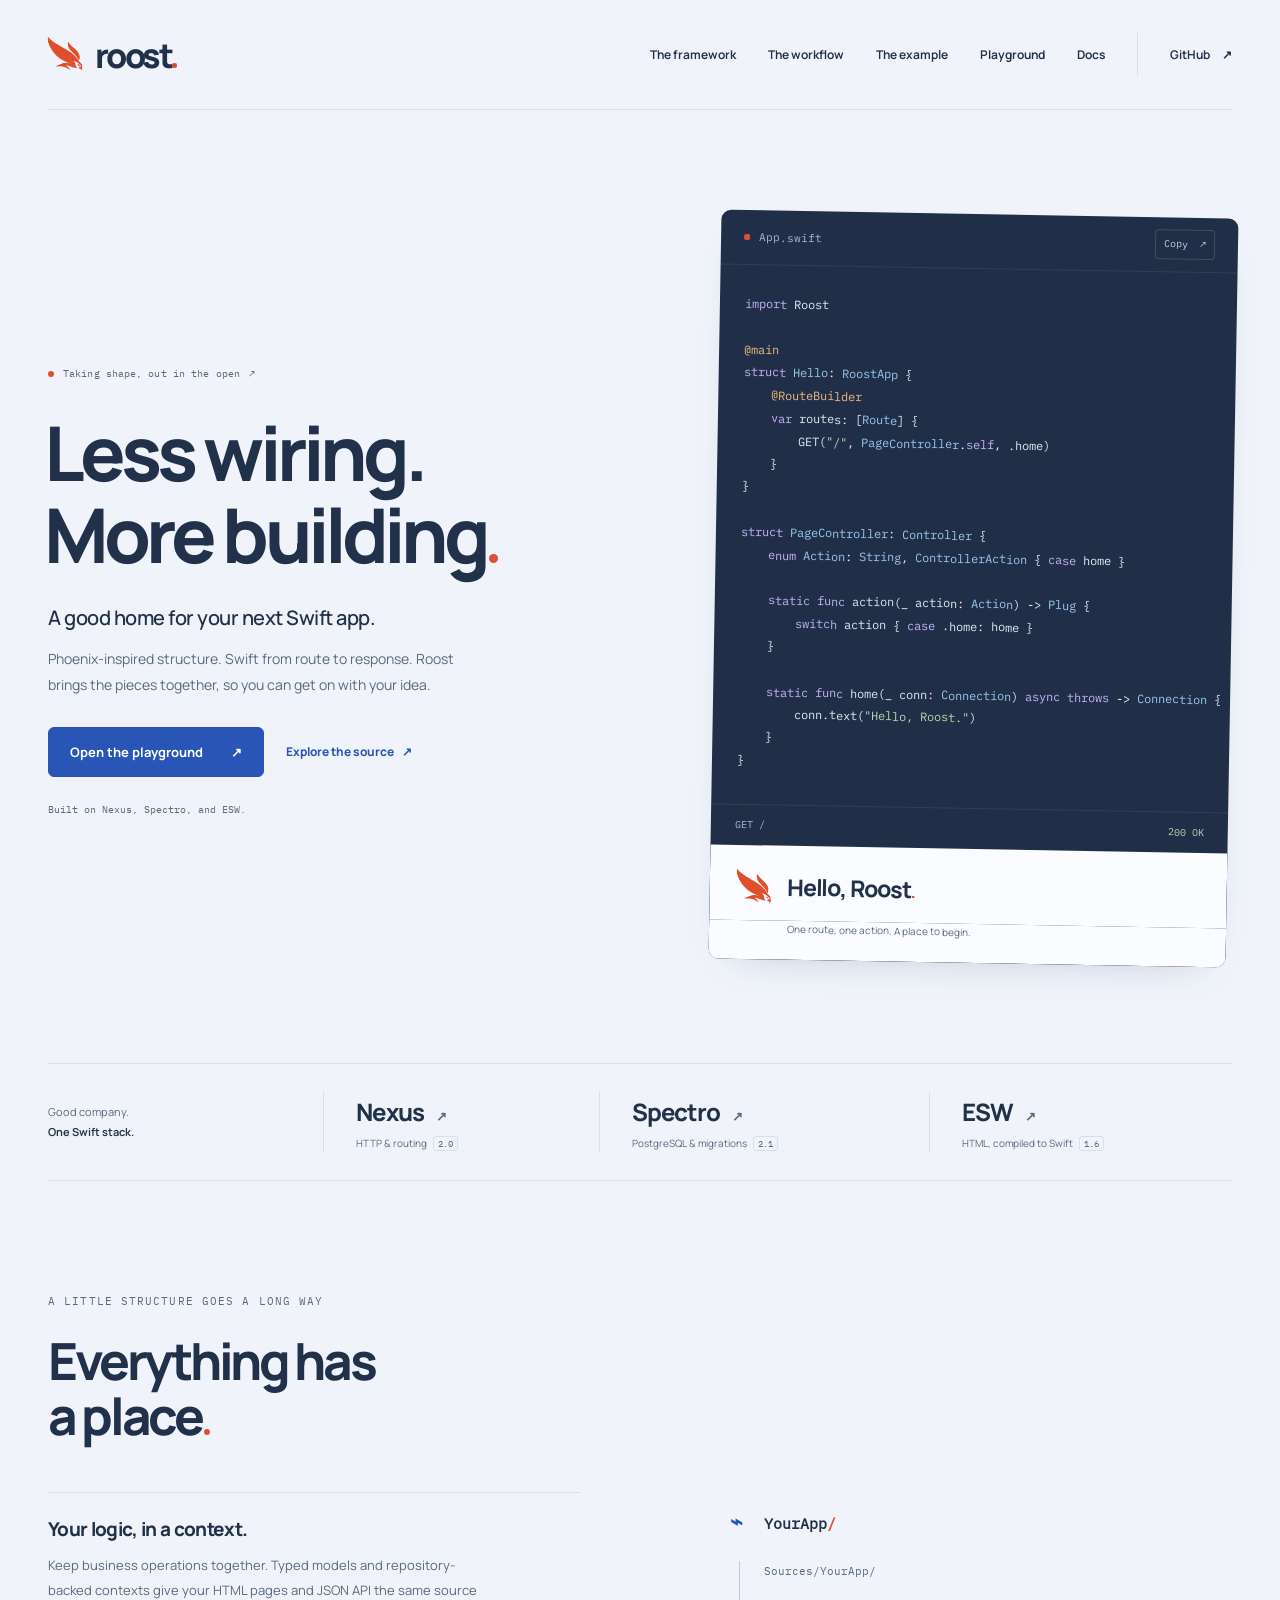
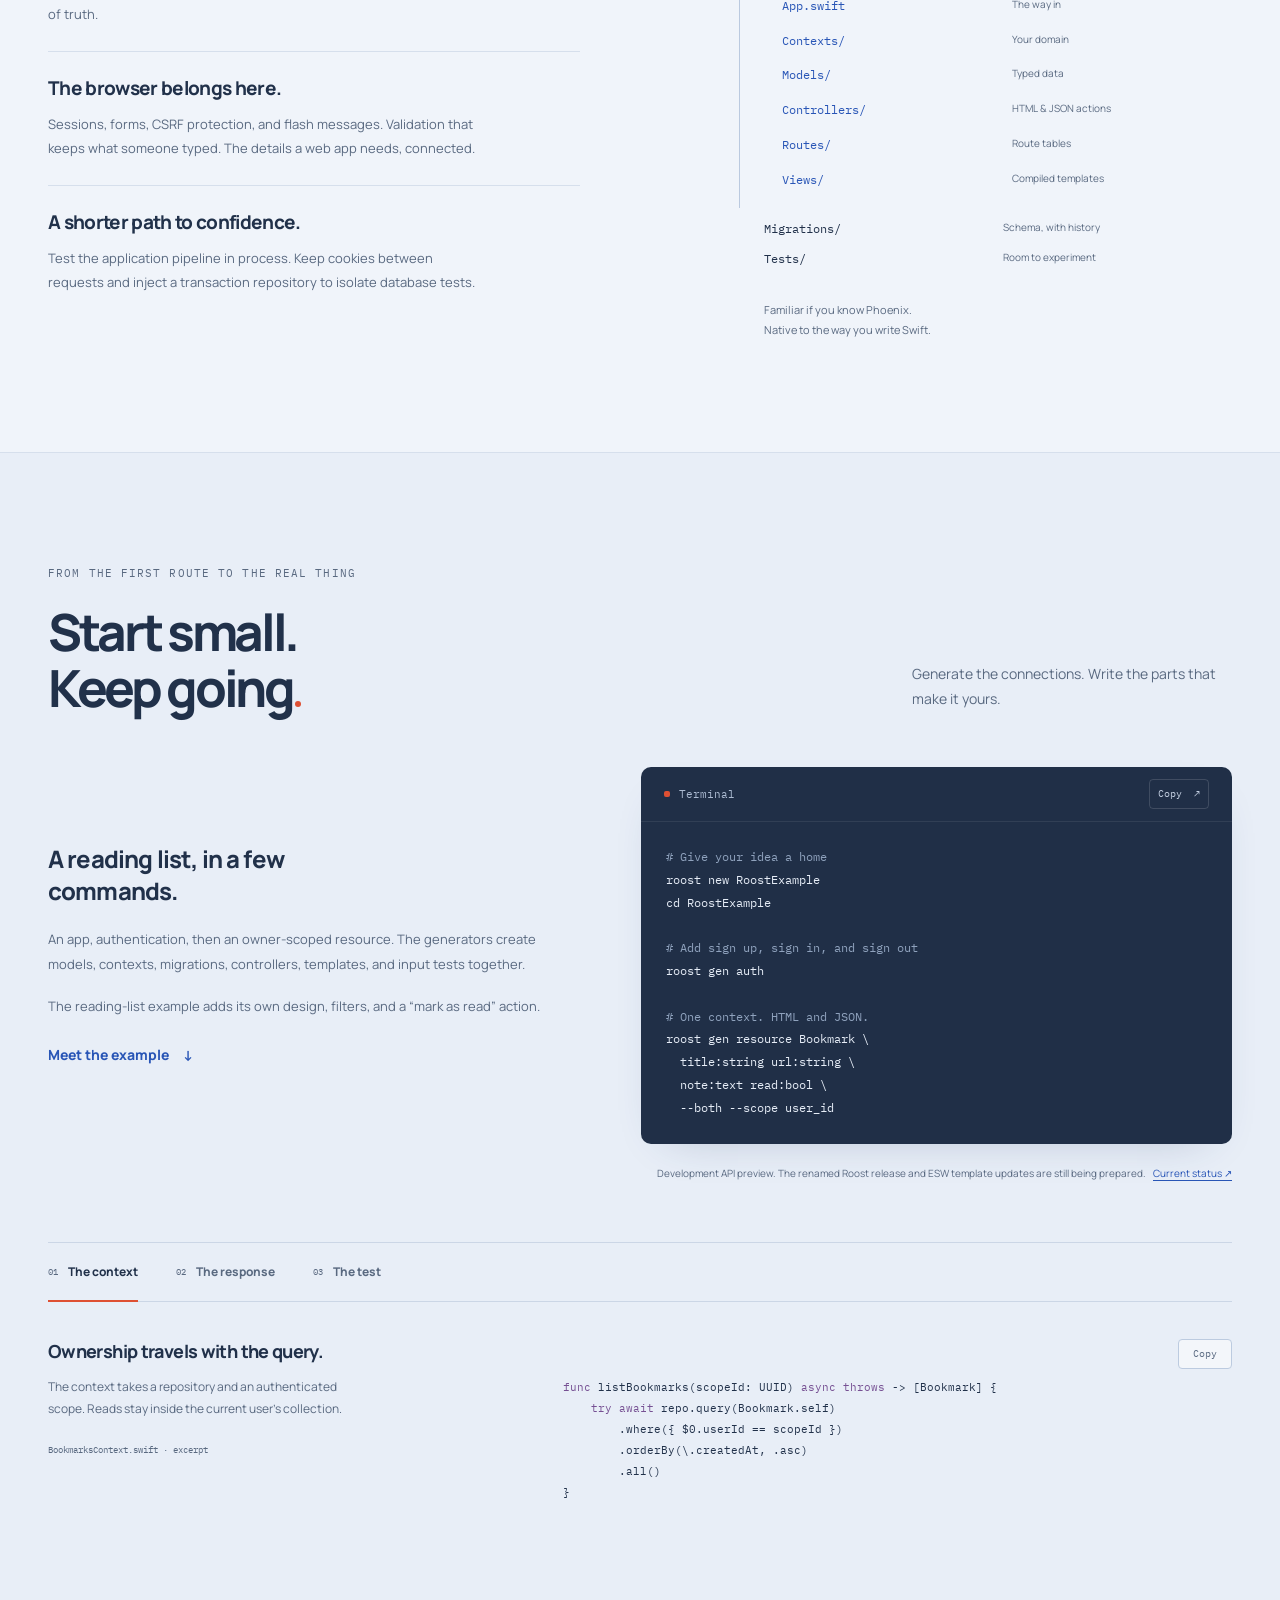
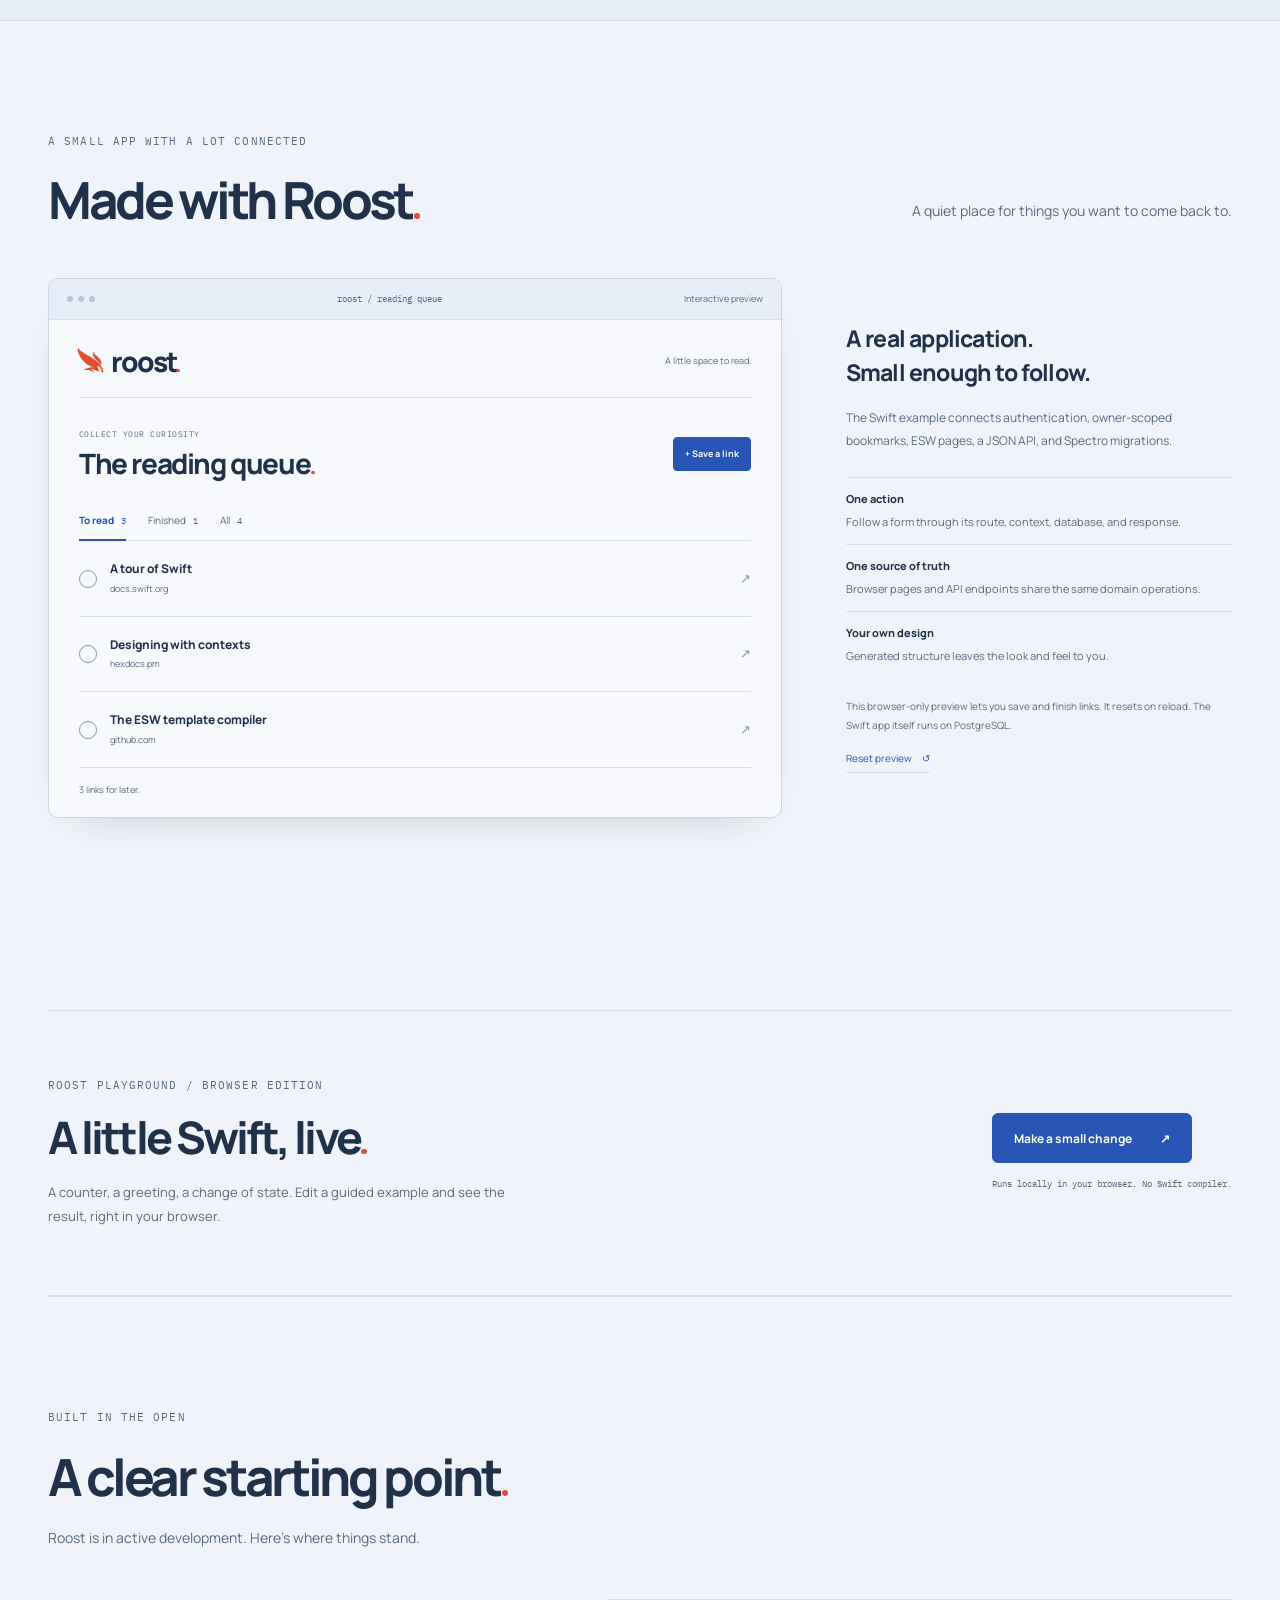
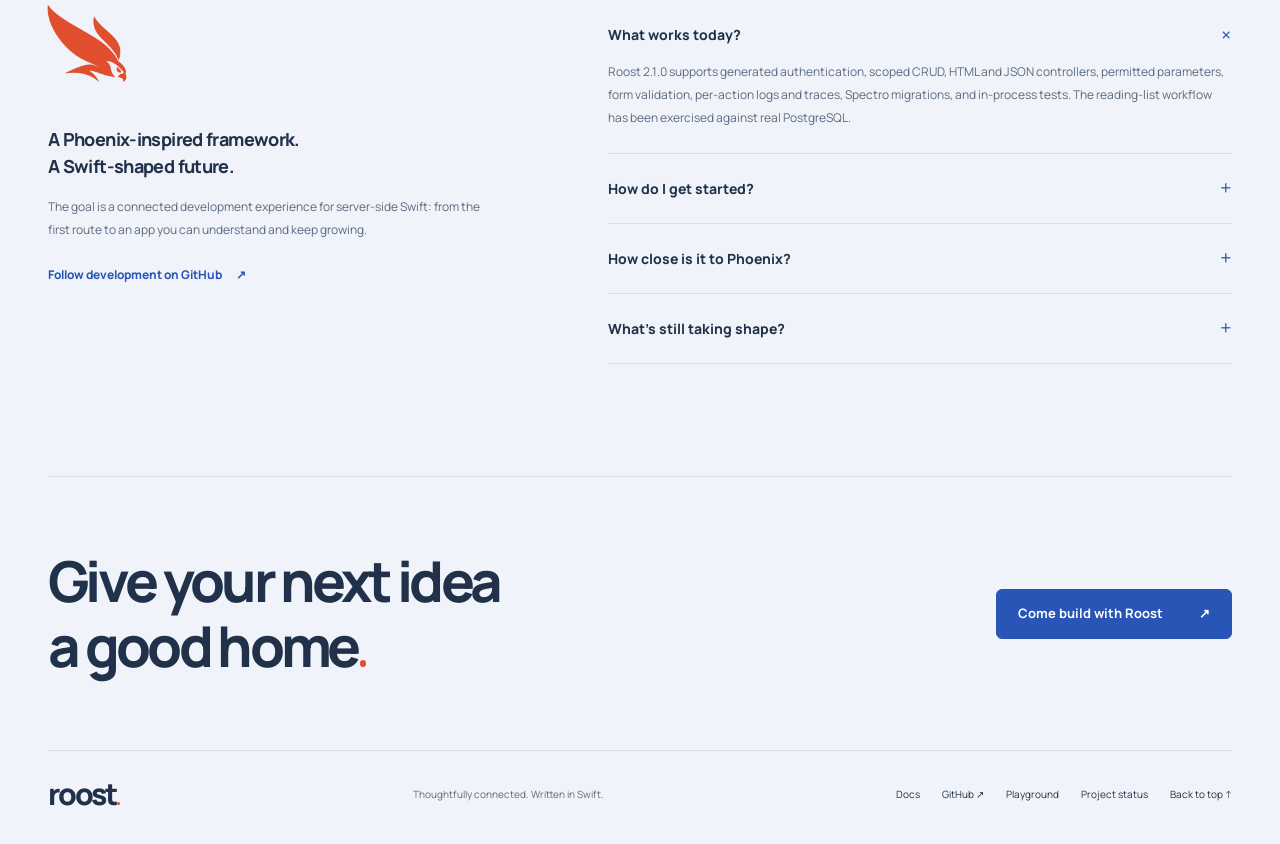
<file: website/index.html>
<!doctype html>
<html lang="en">
  <head>
    <meta charset="utf-8" />
    <meta name="viewport" content="width=device-width, initial-scale=1" />
    <meta name="theme-color" content="#f0f4fa" />
    <meta
      name="description"
      content="Roost brings a little structure to server-side Swift. Phoenix-inspired conventions, typed contexts, and compiled HTML. Built on Nexus, Spectro, and ESW."
    />
    <title>Roost. — A good home for your Swift app.</title>
    <link rel="canonical" href="https://roost-framework.github.io/swift-roost/" />
    <meta property="og:type" content="website" />
    <meta
      property="og:title"
      content="Roost. — A good home for your Swift app."
    />
    <meta
      property="og:description"
      content="Less wiring. More building. A web framework for Swift, inspired by Phoenix."
    />
    <meta property="og:url" content="https://roost-framework.github.io/swift-roost/" />
    <meta
      property="og:image"
      content="https://roost-framework.github.io/swift-roost/assets/roost-mark.png"
    />
    <meta property="og:image:alt" content="The Roost falcon in warm orange" />
    <meta name="twitter:card" content="summary" />
    <link rel="icon" type="image/png" href="assets/roost-mark.png" />
    <link
      rel="preload"
      href="assets/fonts/manrope.ttf"
      as="font"
      type="font/ttf"
      crossorigin
    />
    <link rel="stylesheet" href="style.css" />
    <script src="script.js" defer></script>
  </head>
  <body>
    <a class="skip-link" href="#main">Skip to content</a>
    <header class="site-header wrap">
      <a class="brand" href="./" aria-label="Roost home"
        ><img src="assets/roost-mark.png" width="42" height="42" alt="" /><span
          >roost<span class="orange">.</span></span
        ></a
      >
      <nav aria-label="Main navigation">
        <a href="#framework">The framework</a>
        <a href="#workflow">The workflow</a>
        <a href="#example">The example</a>
        <a class="nav-playground" href="playground.html">Playground</a>
        <a href="https://roost-framework.github.io/swift-roost/docs/">Docs</a>
        <a class="nav-github" href="https://github.com/roost-framework/swift-roost"
          >GitHub <span aria-hidden="true">↗</span></a
        >
      </nav>
    </header>

    <main id="main">
      <section class="hero wrap" aria-labelledby="hero-title">
        <div class="hero-copy">
          <a class="development" href="#status"
            ><span class="status-dot" aria-hidden="true"></span> Taking shape,
            out in the open <span aria-hidden="true">↗</span></a
          >
          <h1 id="hero-title">
            Less wiring.<br />More building<span class="orange">.</span>
          </h1>
          <p class="hero-description">A good home for your next Swift app.</p>
          <p class="hero-detail">
            Phoenix-inspired structure. Swift from route to response. Roost
            brings the pieces together, so you can get on with your idea.
          </p>
          <div class="hero-actions">
            <a class="button" href="playground.html"
              >Open the playground <span aria-hidden="true">↗</span></a
            >
            <a class="text-link" href="https://github.com/roost-framework/swift-roost"
              >Explore the source <span aria-hidden="true">↗</span></a
            >
          </div>
          <p class="hero-note">Built on Nexus, Spectro, and ESW.</p>
        </div>

        <div class="hello-window code-window">
          <div class="window-bar">
            <span
              ><span class="file-dot" aria-hidden="true"></span> App.swift</span
            ><button
              class="copy-button"
              data-copy="hello-code"
              hidden
              aria-label="Copy Hello Roost Swift example"
            >
              Copy <span aria-hidden="true">↗</span>
            </button>
          </div>
          <pre
            tabindex="0"
            aria-label="A minimal Roost application"
          ><code id="hello-code"><span class="syn-key">import</span> Roost

<span class="syn-attribute">@main</span>
<span class="syn-key">struct</span> <span class="syn-type">Hello</span>: <span class="syn-type">RoostApp</span> {
    <span class="syn-attribute">@RouteBuilder</span>
    <span class="syn-key">var</span> routes: [<span class="syn-type">Route</span>] {
        <span class="syn-call">GET</span>(<span class="syn-string">"/"</span>, <span class="syn-type">PageController</span>.<span class="syn-key">self</span>, .home)
    }
}

<span class="syn-key">struct</span> <span class="syn-type">PageController</span>: <span class="syn-type">Controller</span> {
    <span class="syn-key">enum</span> <span class="syn-type">Action</span>: <span class="syn-type">String</span>, <span class="syn-type">ControllerAction</span> { <span class="syn-key">case</span> home }

    <span class="syn-key">static func</span> <span class="syn-call">action</span>(_ action: <span class="syn-type">Action</span>) -&gt; <span class="syn-type">Plug</span> {
        <span class="syn-key">switch</span> action { <span class="syn-key">case</span> .home: home }
    }

    <span class="syn-key">static func</span> <span class="syn-call">home</span>(_ conn: <span class="syn-type">Connection</span>) <span class="syn-key">async throws</span> -&gt; <span class="syn-type">Connection</span> {
        conn.<span class="syn-call">text</span>(<span class="syn-string">"Hello, Roost."</span>)
    }
}</code></pre>
          <div class="response-line">
            <span>GET /</span><span class="response-status">200 OK</span>
          </div>
          <div class="hello-result">
            <img
              src="assets/roost-mark.png"
              width="42"
              height="42"
              alt=""
            /><span>Hello, Roost<span class="orange">.</span></span>
          </div>
          <p class="window-caption">One route, one action. A place to begin.</p>
        </div>
      </section>

      <section class="stack-strip wrap" aria-label="The Roost stack">
        <p class="stack-intro">
          Good company.<br /><strong>One Swift stack.</strong>
        </p>
        <a href="https://roost-framework.github.io/Nexus/"
          ><span class="stack-name"
            >Nexus <span aria-hidden="true">↗</span></span
          ><span class="stack-detail"
            >HTTP &amp; routing <span class="version">2.0</span></span
          ></a
        >
        <a href="https://roost-framework.github.io/Spectro/"
          ><span class="stack-name"
            >Spectro <span aria-hidden="true">↗</span></span
          ><span class="stack-detail"
            >PostgreSQL &amp; migrations <span class="version">2.1</span></span
          ></a
        >
        <a href="https://roost-framework.github.io/ESW/"
          ><span class="stack-name">ESW <span aria-hidden="true">↗</span></span
          ><span class="stack-detail">HTML, compiled to Swift <span class="version">1.6</span></span></a
        >
      </section>

      <section
        id="framework"
        class="framework-section wrap section-space"
        aria-labelledby="framework-title"
      >
        <div class="section-heading">
          <p class="eyebrow">A LITTLE STRUCTURE GOES A LONG WAY</p>
          <h2 id="framework-title">
            Everything has<br />a place<span class="orange">.</span>
          </h2>
        </div>
        <div class="framework-content">
          <div class="principles">
            <article>
              <h3>Your logic, in a context.</h3>
              <p>
                Keep business operations together. Typed models and
                repository-backed contexts give your HTML pages and JSON API the
                same source of truth.
              </p>
            </article>
            <article>
              <h3>The browser belongs here.</h3>
              <p>
                Sessions, forms, CSRF protection, and flash messages. Validation
                that keeps what someone typed. The details a web app needs,
                connected.
              </p>
            </article>
            <article>
              <h3>A shorter path to confidence.</h3>
              <p>
                Test the application pipeline in process. Keep cookies between
                requests and inject a transaction repository to isolate database
                tests.
              </p>
            </article>
          </div>
          <div
            class="project-tree"
            aria-label="Generated application structure"
          >
            <div class="tree-root">
              <span aria-hidden="true">⌁</span> YourApp<span class="orange"
                >/</span
              >
            </div>
            <div class="tree-branch">
              <span>Sources/YourApp/</span>
              <dl>
                <div>
                  <dt>App.swift</dt>
                  <dd>The way in</dd>
                </div>
                <div>
                  <dt>Contexts/</dt>
                  <dd>Your domain</dd>
                </div>
                <div>
                  <dt>Models/</dt>
                  <dd>Typed data</dd>
                </div>
                <div>
                  <dt>Controllers/</dt>
                  <dd>HTML &amp; JSON actions</dd>
                </div>
                <div>
                  <dt>Routes/</dt>
                  <dd>Route tables</dd>
                </div>
                <div>
                  <dt>Views/</dt>
                  <dd>Compiled templates</dd>
                </div>
              </dl>
            </div>
            <div class="tree-last">
              <span>Migrations/</span><span>Schema, with history</span>
            </div>
            <div class="tree-last">
              <span>Tests/</span><span>Room to experiment</span>
            </div>
            <p class="tree-caption">
              Familiar if you know Phoenix.<br />Native to the way you write
              Swift.
            </p>
          </div>
        </div>
      </section>

      <section
        id="workflow"
        class="workflow-section section-space"
        aria-labelledby="workflow-title"
      >
        <div class="wrap">
          <div class="section-heading heading-row">
            <div>
              <p class="eyebrow">FROM THE FIRST ROUTE TO THE REAL THING</p>
              <h2 id="workflow-title">
                Start small.<br />Keep going<span class="orange">.</span>
              </h2>
            </div>
            <p>Generate the connections. Write the parts that make it yours.</p>
          </div>
          <div class="workflow-grid">
            <div class="workflow-copy">
              <h3>A reading list, in a few commands.</h3>
              <p>
                An app, authentication, then an owner-scoped resource. The
                generators create models, contexts, migrations, controllers,
                templates, and input tests together.
              </p>
              <p>
                The reading-list example adds its own design, filters, and a
                “mark as read” action.
              </p>
              <a class="text-link" href="#example"
                >Meet the example <span aria-hidden="true">↓</span></a
              >
            </div>
            <div class="code-window terminal-window">
              <div class="window-bar">
                <span
                  ><span class="file-dot" aria-hidden="true"></span>
                  Terminal</span
                ><button
                  class="copy-button"
                  data-copy="generator-code"
                  hidden
                  aria-label="Copy generator commands"
                >
                  Copy <span aria-hidden="true">↗</span>
                </button>
              </div>
              <pre
                tabindex="0"
                aria-label="Generate a reading-list app"
              ><code id="generator-code"><span class="syn-comment"># Give your idea a home</span>
roost new RoostExample
cd RoostExample

<span class="syn-comment"># Add sign up, sign in, and sign out</span>
roost gen auth

<span class="syn-comment"># One context. HTML and JSON.</span>
roost gen resource Bookmark \
  title:string url:string \
  note:text read:bool \
  --both --scope user_id</code></pre>
            </div>
          </div>
          <p class="api-note">
            Development API preview. The renamed Roost release and ESW template
            updates are still being prepared.
            <a href="#status"
              >Current status <span aria-hidden="true">↗</span></a
            >
          </p>
          <div class="code-tour">
            <div class="tour-tabs" aria-label="Explore the application code">
              <a
                class="tour-tab"
                href="#context-panel"
                data-panel="context-panel"
                ><span>01</span> The context</a
              >
              <a
                class="tour-tab"
                href="#response-panel"
                data-panel="response-panel"
                ><span>02</span> The response</a
              >
              <a class="tour-tab" href="#test-panel" data-panel="test-panel"
                ><span>03</span> The test</a
              >
            </div>
            <section id="context-panel" class="tour-panel">
              <div class="tour-explanation">
                <h3>Ownership travels with the query.</h3>
                <p>
                  The context takes a repository and an authenticated scope.
                  Reads stay inside the current user’s collection.
                </p>
                <span class="source-label"
                  >BookmarksContext.swift · excerpt</span
                >
              </div>
              <div class="tour-code">
                <button
                  class="copy-button light-copy"
                  data-copy="context-code"
                  hidden
                  aria-label="Copy context example"
                >
                  Copy
                </button>
                <pre
                  tabindex="0"
                ><code id="context-code"><span class="light-key">func</span> listBookmarks(scopeId: UUID) <span class="light-key">async throws</span> -&gt; [Bookmark] {
    <span class="light-key">try await</span> repo.query(Bookmark.self)
        .where({ $0.userId == scopeId })
        .orderBy(\.createdAt, .asc)
        .all()
}</code></pre>
              </div>
            </section>
            <section id="response-panel" class="tour-panel">
              <div class="tour-explanation">
                <h3>A change, a message, a redirect.</h3>
                <p>
                  Update the reading state, leave a one-time flash message, and
                  send the reader back to their queue.
                </p>
                <span class="source-label"
                  >BookmarkController.swift · excerpt</span
                >
              </div>
              <div class="tour-code">
                <button
                  class="copy-button light-copy"
                  data-copy="response-code"
                  hidden
                  aria-label="Copy response example"
                >
                  Copy
                </button>
                <pre
                  tabindex="0"
                ><code id="response-code"><span class="light-key">let</span> params = <span class="light-key">try</span> conn.permit(ReadParams.self)
<span class="light-key">try await</span> BookmarksContext(repo: conn.repo())
    .setRead(id: id, read: params.read, scopeId: readerID(conn))

<span class="light-key">return</span> conn
    .putFlash(.info, <span class="light-string">"Moved to finished"</span>)
    .redirect(to: <span class="light-string">"/bookmarks"</span>)</code></pre>
              </div>
            </section>
            <section id="test-panel" class="tour-panel">
              <div class="tour-explanation">
                <h3>The same pipeline. A smaller loop.</h3>
                <p>
                  Exercise your app without opening a port. Swift Testing and
                  RoostTest keep a simple route test simple.
                </p>
                <span class="source-label">HelloTests.swift</span>
              </div>
              <div class="tour-code">
                <button
                  class="copy-button light-copy"
                  data-copy="test-code"
                  hidden
                  aria-label="Copy test example"
                >
                  Copy
                </button>
                <pre
                  tabindex="0"
                ><code id="test-code"><span class="light-key">import</span> Testing
<span class="light-key">import</span> RoostTest

@Test <span class="light-key">func</span> saysHello() <span class="light-key">async throws</span> {
    <span class="light-key">let</span> app = <span class="light-key">try await</span> TestApp(Hello.self)
    <span class="light-key">let</span> response = <span class="light-key">try await</span> app.get(<span class="light-string">"/"</span>)

    #expect(response.status == .ok)
    #expect(response.text == <span class="light-string">"Hello, Roost."</span>)
}</code></pre>
              </div>
            </section>
          </div>
        </div>
      </section>

      <section
        id="example"
        class="example-section wrap section-space"
        aria-labelledby="example-title"
      >
        <div class="section-heading heading-row">
          <div>
            <p class="eyebrow">A SMALL APP WITH A LOT CONNECTED</p>
            <h2 id="example-title">
              Made with Roost<span class="orange">.</span>
            </h2>
          </div>
          <p>A quiet place for things you want to come back to.</p>
        </div>
        <div class="example-grid">
          <div class="demo-browser">
            <div class="demo-browser-bar">
              <span class="browser-lights" aria-hidden="true"
                ><i></i><i></i><i></i></span
              ><span>roost / reading queue</span
              ><span class="preview-label">Interactive preview</span>
            </div>
            <div class="demo-app">
              <div class="demo-nav">
                <span class="brand demo-brand"
                  ><img
                    src="assets/roost-mark.png"
                    width="31"
                    height="31"
                    alt=""
                  /><span>roost<span class="orange">.</span></span></span
                ><span class="demo-reader">A little space to read.</span>
              </div>
              <div class="demo-heading">
                <div>
                  <p class="eyebrow">COLLECT YOUR CURIOSITY</p>
                  <h3>The reading queue<span class="orange">.</span></h3>
                </div>
                <button id="add-link" class="button small-button" hidden>
                  + Save a link
                </button>
              </div>
              <div class="demo-filters" aria-label="Filter reading list">
                <button
                  type="button"
                  data-filter="unread"
                  aria-pressed="true"
                  disabled
                >
                  To read <span data-count="unread">3</span></button
                ><button
                  type="button"
                  data-filter="read"
                  aria-pressed="false"
                  disabled
                >
                  Finished <span data-count="read">1</span></button
                ><button
                  type="button"
                  data-filter="all"
                  aria-pressed="false"
                  disabled
                >
                  All <span data-count="all">4</span>
                </button>
              </div>
              <ul id="reading-list" class="reading-list">
                <li>
                  <span class="reading-circle" aria-hidden="true"></span>
                  <div>
                    <span class="reading-title">A tour of Swift</span
                    ><span class="reading-domain">docs.swift.org</span>
                  </div>
                  <span class="reading-arrow" aria-hidden="true">↗</span>
                </li>
                <li>
                  <span class="reading-circle" aria-hidden="true"></span>
                  <div>
                    <span class="reading-title">Designing with contexts</span
                    ><span class="reading-domain">hexdocs.pm</span>
                  </div>
                  <span class="reading-arrow" aria-hidden="true">↗</span>
                </li>
                <li>
                  <span class="reading-circle" aria-hidden="true"></span>
                  <div>
                    <span class="reading-title">The ESW template compiler</span
                    ><span class="reading-domain">github.com</span>
                  </div>
                  <span class="reading-arrow" aria-hidden="true">↗</span>
                </li>
              </ul>
              <p
                id="queue-status"
                class="queue-status"
                role="status"
                aria-live="polite"
              >
                Three good things for later.
              </p>
              <noscript
                ><p class="demo-disclosure">
                  Enable JavaScript to try the reading-list preview.
                </p></noscript
              >
            </div>
          </div>
          <div class="example-notes">
            <h3>
              A real application.<br />
              Small enough to follow.
            </h3>
            <p>
              The Swift example connects authentication, owner-scoped bookmarks,
              ESW pages, a JSON API, and Spectro migrations.
            </p>
            <dl>
              <div>
                <dt>One action</dt>
                <dd>
                  Follow a form through its route, context, database, and
                  response.
                </dd>
              </div>
              <div>
                <dt>One source of truth</dt>
                <dd>
                  Browser pages and API endpoints share the same domain
                  operations.
                </dd>
              </div>
              <div>
                <dt>Your own design</dt>
                <dd>Generated structure leaves the look and feel to you.</dd>
              </div>
            </dl>
            <p class="demo-disclosure">
              This browser-only preview lets you save and finish links. It
              resets on reload. The Swift app itself runs on PostgreSQL.
            </p>
            <button id="reset-demo" class="reset-button" hidden>
              Reset preview <span aria-hidden="true">↺</span>
            </button>
          </div>
        </div>
      </section>

      <section
        class="playground-invitation wrap"
        aria-labelledby="playground-invitation-title"
      >
        <div>
          <p class="eyebrow">ROOST PLAYGROUND / BROWSER EDITION</p>
          <h2 id="playground-invitation-title">
            A little Swift, live<span class="orange">.</span>
          </h2>
          <p>
            A counter, a greeting, a change of state. Edit a guided example and
            see the result, right in your browser.
          </p>
        </div>
        <div>
          <a class="button" href="playground.html"
            >Make a small change <span aria-hidden="true">↗</span></a
          >
          <p>Runs locally in your browser. No Swift compiler.</p>
        </div>
      </section>

      <section
        id="status"
        class="status-section wrap section-space"
        aria-labelledby="status-title"
      >
        <div class="section-heading">
          <p class="eyebrow">BUILT IN THE OPEN</p>
          <h2 id="status-title">
            A clear starting point<span class="orange">.</span>
          </h2>
          <p class="status-intro">
            Roost is in active development. Here’s where things stand.
          </p>
        </div>
        <div class="status-grid">
          <div class="status-lead">
            <img
              src="assets/roost-mark.png"
              width="96"
              height="96"
              alt="The Roost falcon"
              loading="lazy"
            />
            <h3>A Phoenix-inspired framework.<br />A Swift-shaped future.</h3>
            <p>
              The goal is a connected development experience for server-side
              Swift: from the first route to an app you can understand and keep
              growing.
            </p>
            <a class="text-link" href="https://github.com/roost-framework/swift-roost"
              >Follow development on GitHub
              <span aria-hidden="true">↗</span></a
            >
          </div>
          <div class="status-questions">
            <details open>
              <summary>
                What works today?<span aria-hidden="true">+</span>
              </summary>
              <p>
                Roost 2.1.0 supports generated
                authentication, scoped CRUD, HTML and JSON controllers,
                permitted parameters, form validation, per-action logs and
                traces, Spectro migrations, and in-process tests. The
                reading-list workflow has been exercised against real
                PostgreSQL.
              </p>
            </details>
            <details>
              <summary>
                How do I get started?<span aria-hidden="true">+</span>
              </summary>
              <p>
                Start with Roost 2.1.3 and follow the README quickstart to
                generate your first app. The CLI connects routes, templates,
                data, and tests, with published dependencies resolved by SwiftPM.
              </p>
              <p>
                Development prerequisites are Swift 6.3+, macOS 14+ or Linux,
                and PostgreSQL for database-backed apps. Roost uses Nexus 2.0.0,
                Spectro 2.x (from 2.0.0), and ESW 1.6.0; no companion checkouts are required.
              </p>
              <a
                class="text-link"
                href="https://github.com/roost-framework/swift-roost/releases"
                >View releases <span aria-hidden="true">↗</span></a
              >
            </details>
            <details>
              <summary>
                How close is it to Phoenix?<span aria-hidden="true">+</span>
              </summary>
              <p>
                Phoenix inspires the application structure, contexts,
                controllers, generators, and browser conventions. Routes name
                controller actions the compiler checks, and
                <code>resources</code>, controller plugs, and permitted
                parameters work as they do in Phoenix. Roost uses Swift’s type
                system and package tooling. The local Roost Playground explores
                interactive apps through ESW Live. It is a development
                integration, and Roost does not claim feature parity with
                Phoenix.
              </p>
            </details>
            <details>
              <summary>
                What’s still taking shape?<span aria-hidden="true">+</span>
              </summary>
              <p>
                Channels, SMTP delivery, and the PostgreSQL job store still have
                unfinished integration. TLS and HTTP/2 settings are not fully
                connected to application startup. The example uses in-memory
                sessions; persistent deployments need a shared session store.
              </p>
            </details>
          </div>
        </div>
      </section>

      <section class="closing wrap" aria-label="Explore Roost on GitHub">
        <p>Give your next idea<br />a good home<span class="orange">.</span></p>
        <a class="button" href="https://github.com/roost-framework/swift-roost"
          >Come build with Roost <span aria-hidden="true">↗</span></a
        >
      </section>
    </main>
    <footer class="site-footer wrap">
      <a class="brand" href="./" aria-label="Roost home"
        ><span>roost<span class="orange">.</span></span></a
      >
      <p>Thoughtfully connected. Written in Swift.</p>
      <div>
        <a href="https://roost-framework.github.io/swift-roost/docs/">Docs</a
        ><a href="https://github.com/roost-framework/swift-roost">GitHub ↗</a
        ><a href="playground.html">Playground</a
        ><a href="#status">Project status</a><a href="#main">Back to top ↑</a>
      </div>
    </footer>

    <dialog id="link-dialog" aria-labelledby="dialog-title">
      <form id="link-form">
        <div class="dialog-top">
          <p class="eyebrow">A GOOD THING FOR LATER</p>
          <button
            type="button"
            class="dialog-close"
            aria-label="Close save link dialog"
          >
            ×
          </button>
        </div>
        <h2 id="dialog-title">Save a link<span class="orange">.</span></h2>
        <p>This preview keeps links only until you reload.</p>
        <label for="link-title">Title</label
        ><input
          id="link-title"
          name="title"
          required
          maxlength="100"
          placeholder="Something worth coming back to"
          autocomplete="off"
        /><label for="link-url">URL</label
        ><input
          id="link-url"
          name="url"
          type="url"
          required
          placeholder="https://"
          autocomplete="off"
        />
        <p id="form-error" class="form-error" role="alert"></p>
        <button class="button" type="submit">
          Save to reading queue <span aria-hidden="true">↗</span>
        </button>
      </form>
    </dialog>
    <p
      id="site-announcement"
      class="sr-only"
      role="status"
      aria-live="polite"
    ></p>
  </body>
</html>
</file>
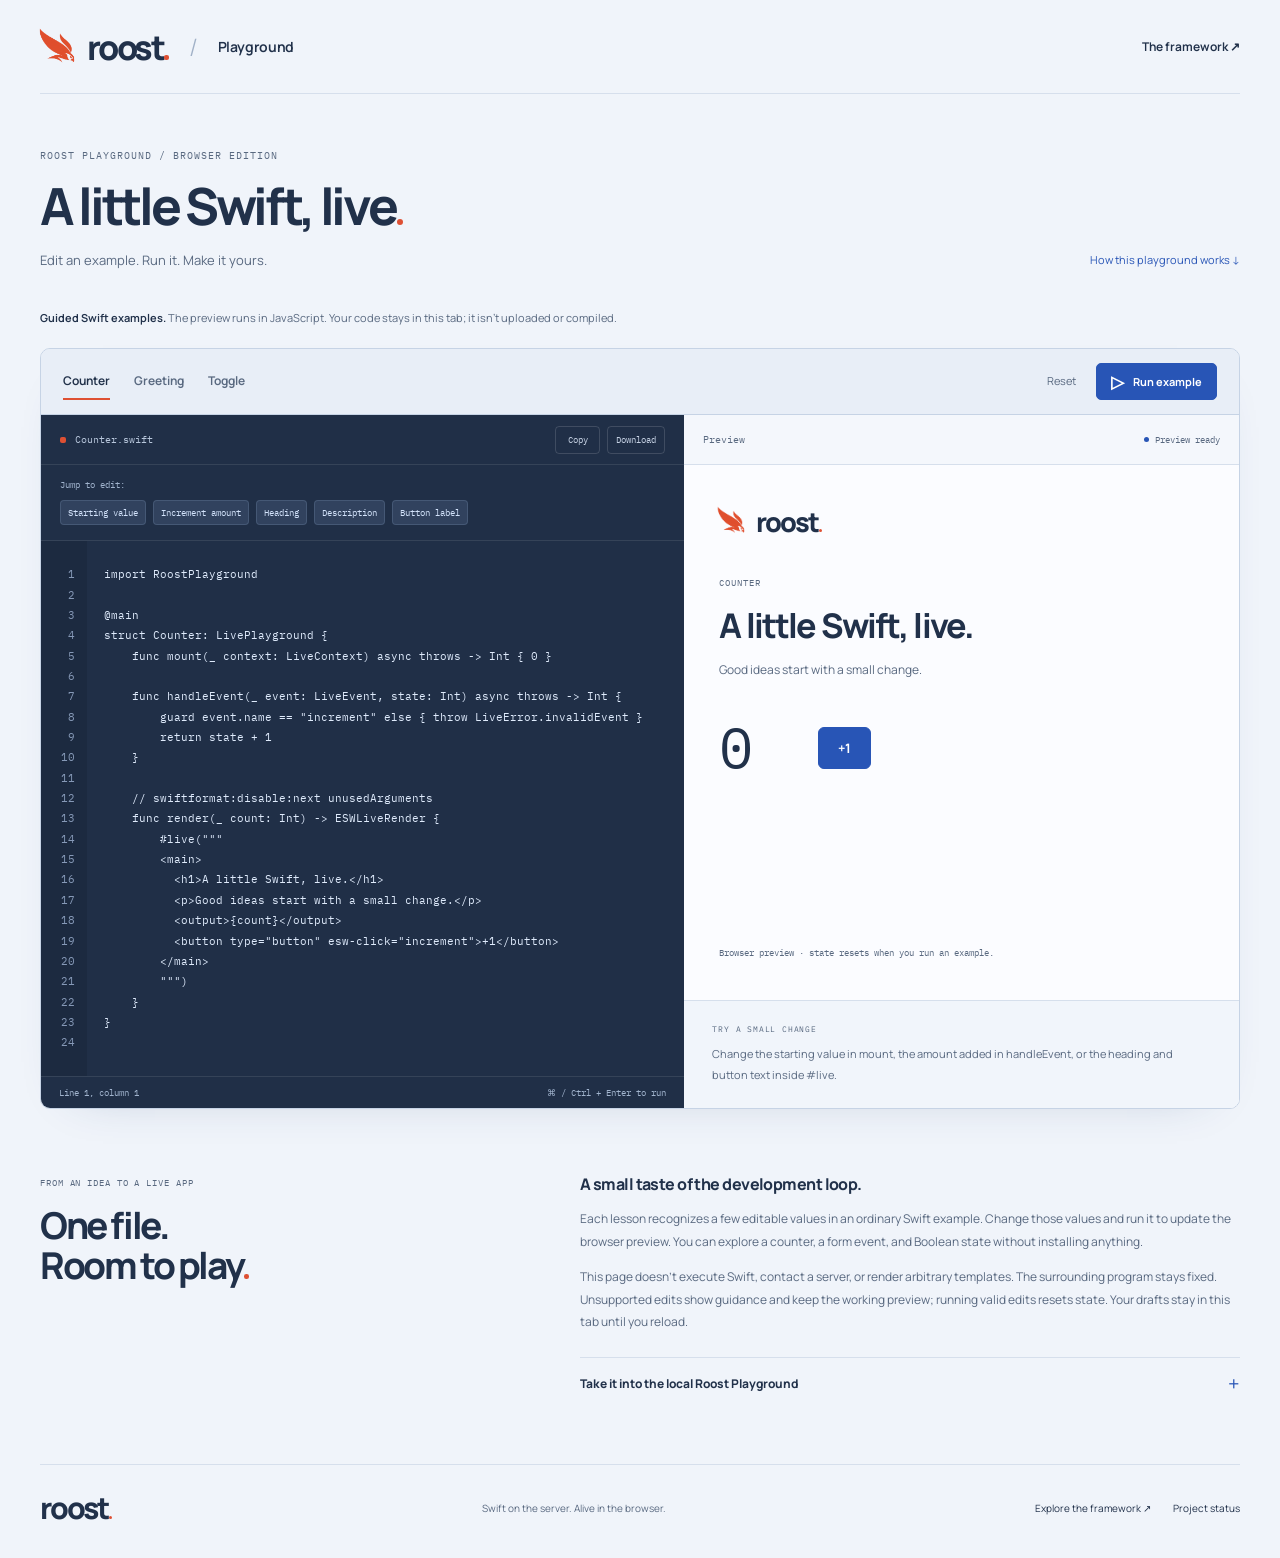
<file: website/playground.html>
<!doctype html>
<html lang="en">
  <head>
    <meta charset="utf-8" />
    <meta name="viewport" content="width=device-width, initial-scale=1" />
    <meta name="theme-color" content="#f0f4fa" />
    <meta
      name="description"
      content="A little Swift, live. Explore Roost's one-file examples in an interactive editor and preview."
    />
    <title>Playground — Roost.</title>
    <link
      rel="canonical"
      href="https://roost-framework.github.io/swift-roost/playground.html"
    />
    <link rel="icon" type="image/png" href="assets/roost-mark.png" />
    <link
      rel="preload"
      href="assets/fonts/manrope.ttf"
      as="font"
      type="font/ttf"
      crossorigin
    />
    <link rel="stylesheet" href="style.css" />
    <link rel="stylesheet" href="playground.css" />
    <script type="module" src="playground/app.mjs"></script>
  </head>
  <body class="playground-page">
    <a class="skip-link" href="#workspace">Skip to playground</a>
    <header class="site-header playground-wrap">
      <div class="playground-identity">
        <a class="brand" href="./" aria-label="Roost home"
          ><img
            src="assets/roost-mark.png"
            width="42"
            height="42"
            alt=""
          /><span>roost<span class="orange">.</span></span></a
        >
        <span class="identity-divider" aria-hidden="true">/</span>
        <span class="product-name">Playground</span>
      </div>
      <nav aria-label="Playground navigation">
        <a class="back-to-site" href="./"
          >The framework <span aria-hidden="true">↗</span></a
        >
      </nav>
    </header>
    <main class="playground-wrap">
      <div class="playground-heading">
        <div>
          <p class="eyebrow">ROOST PLAYGROUND / BROWSER EDITION</p>
          <h1>A little Swift, live<span class="orange">.</span></h1>
          <p>Edit an example. Run it. Make it yours.</p>
        </div>
        <a class="playground-about-link" href="#about-playground"
          >How this playground works <span aria-hidden="true">↓</span></a
        >
      </div>
      <p class="execution-note">
        <strong>Guided Swift examples.</strong> The preview runs in JavaScript.
        Your code stays in this tab; it isn’t uploaded or compiled.
      </p>
      <noscript
        ><p class="no-script-note">
          This playground needs JavaScript. You can still
          <a href="./#workflow">read the framework examples</a>.
        </p></noscript
      >
      <section
        id="workspace"
        class="playground-workspace"
        aria-label="Code editor and preview"
      >
        <div class="playground-toolbar">
          <div
            id="example-tabs"
            class="example-tabs"
            role="tablist"
            aria-label="Choose an example"
          >
            <button
              role="tab"
              id="counter-tab"
              aria-selected="true"
              aria-controls="editor-pane"
              data-example="counter"
              disabled
            >
              Counter
            </button>
            <button
              role="tab"
              id="greeting-tab"
              aria-selected="false"
              aria-controls="editor-pane"
              data-example="greeting"
              tabindex="-1"
              disabled
            >
              Greeting
            </button>
            <button
              role="tab"
              id="toggle-tab"
              aria-selected="false"
              aria-controls="editor-pane"
              data-example="toggle"
              tabindex="-1"
              disabled
            >
              Toggle
            </button>
          </div>
          <div class="editor-actions">
            <button id="reset-source" class="plain-action" disabled>
              Reset</button
            ><button id="run-source" class="button run-button" disabled>
              <span aria-hidden="true">▷</span> Run example
            </button>
          </div>
        </div>
        <div class="workspace-panes">
          <section
            id="editor-pane"
            class="editor-pane"
            role="tabpanel"
            aria-labelledby="counter-tab"
          >
            <div class="pane-heading">
              <span
                ><span class="file-dot" aria-hidden="true"></span
                ><span id="source-filename">Counter.swift</span></span
              >
              <div>
                <button id="copy-source" class="copy-button" disabled>
                  Copy</button
                ><button id="download-source" class="copy-button" disabled>
                  Download
                </button>
              </div>
            </div>
            <div class="edit-shortcuts">
              <span id="editor-help">Jump to edit:</span>
              <div
                id="edit-shortcuts"
                aria-label="Editable example values"
              ></div>
            </div>
            <div class="source-editor">
              <pre id="line-numbers" class="line-numbers" aria-hidden="true">
1</pre
              >
              <textarea
                id="source-editor"
                aria-label="Swift source code"
                aria-describedby="editor-help"
                autocapitalize="off"
                autocomplete="off"
                autocorrect="off"
                spellcheck="false"
                wrap="off"
                disabled
              ></textarea>
            </div>
            <div class="editor-footer">
              <span id="editor-position">Line 1, column 1</span
              ><span id="run-shortcut">⌘ / Ctrl + Enter to run</span>
            </div>
          </section>
          <section class="preview-pane" aria-label="Application preview">
            <div class="pane-heading preview-pane-heading">
              <span>Preview</span
              ><span
                id="preview-status"
                class="preview-status"
                role="status"
                aria-live="polite"
                >Loading…</span
              >
            </div>
            <div
              id="preview-root"
              class="playground-preview"
              aria-label="Interactive example"
            ></div>
            <div
              id="preview-message"
              class="preview-message"
              role="status"
              aria-live="polite"
            ></div>
            <aside class="lesson-hint">
              <p class="eyebrow">TRY A SMALL CHANGE</p>
              <p id="lesson-instruction"></p>
            </aside>
          </section>
        </div>
        <div
          id="diagnostics"
          class="playground-diagnostics"
          role="alert"
          hidden
        >
          <div>
            <strong id="diagnostic-title">Check this edit</strong
            ><span>The last working preview is still available.</span>
          </div>
          <p id="diagnostic-detail"></p>
        </div>
      </section>
      <section
        id="about-playground"
        class="playground-about"
        aria-labelledby="about-title"
      >
        <div>
          <p class="eyebrow">FROM AN IDEA TO A LIVE APP</p>
          <h2 id="about-title">
            One file.<br />
            Room to play<span class="orange">.</span>
          </h2>
        </div>
        <div id="execution-description">
          <h3>A small taste of the development loop.</h3>
          <p>
            Each lesson recognizes a few editable values in an ordinary Swift
            example. Change those values and run it to update the browser
            preview. You can explore a counter, a form event, and Boolean state
            without installing anything.
          </p>
          <p>
            This page doesn’t execute Swift, contact a server, or render
            arbitrary templates. The surrounding program stays fixed.
            Unsupported edits show guidance and keep the working preview;
            running valid edits resets state. Your drafts stay in this tab until
            you reload.
          </p>
          <details>
            <summary>
              Take it into the local Roost Playground
              <span aria-hidden="true">+</span>
            </summary>
            <p>
              Download the Swift file and run it from a configured Roost
              Playground checkout:
            </p>
            <pre
              class="local-command"
            ><code>./playground /path/to/Counter.swift</code></pre>
            <p>
              The local playground uses the real Swift compiler and ESW Live.
              Edit and save to rebuild; compiler errors leave the previous app
              running. Successful reloads reset state.
            </p>
            <p>
              That companion project currently requires macOS 14+, Swift 6.3+,
              and the local Roost, ESW Live, and Nexus checkouts. It has not
              been published as a standalone release yet.
            </p>
          </details>
        </div>
      </section>
    </main>
    <footer class="site-footer playground-wrap">
      <a class="brand" href="./" aria-label="Roost home"
        ><span>roost<span class="orange">.</span></span></a
      >
      <p>Swift on the server. Alive in the browser.</p>
      <div>
        <a href="./#workflow">Explore the framework ↗</a
        ><a href="./#status">Project status</a>
      </div>
    </footer>
    <p
      id="playground-announcement"
      class="sr-only"
      role="status"
      aria-live="polite"
    ></p>
  </body>
</html>
</file>
<file: website/style.css>
@font-face {
  font-family: Manrope;
  src: url("assets/fonts/manrope.ttf") format("truetype");
  font-style: normal;
  font-weight: 200 800;
  font-display: swap;
}
@font-face {
  font-family: "IBM Plex Mono";
  src: url("assets/fonts/ibm-plex-mono.ttf") format("truetype");
  font-style: normal;
  font-weight: 400;
  font-display: swap;
}
:root {
  --paper: #f0f4fa;
  --surface: #fff;
  --ink: #21314a;
  --muted: #596980;
  --blue: #2855b6;
  --orange: #de5033;
  --line: #d6dfec;
  --code: #202f47;
  --mono: "IBM Plex Mono", monospace;
  --body: Manrope, "Avenir Next", Avenir, sans-serif;
}
* {
  box-sizing: border-box;
}
html {
  scroll-behavior: smooth;
  scroll-padding-top: 32px;
}
body {
  margin: 0;
  background: var(--paper);
  color: var(--ink);
  font-family: var(--body);
  font-size: 16px;
  line-height: 1.65;
  -webkit-font-smoothing: antialiased;
}
::selection {
  background: #de503333;
}
a {
  color: inherit;
  text-decoration: none;
}
button,
input {
  font: inherit;
}
button,
a,
input,
summary {
  -webkit-tap-highlight-color: transparent;
}
button {
  cursor: pointer;
}
button:disabled {
  cursor: default;
}
button {
  color: inherit;
}
img {
  max-width: 100%;
  object-fit: contain;
}
button:focus-visible,
a:focus-visible,
summary:focus-visible,
input:focus-visible,
pre:focus-visible {
  outline: 3px solid var(--blue);
  outline-offset: 5px;
}
button:disabled {
  opacity: 1;
}
p,
h1,
h2,
h3,
pre {
  margin: 0;
}
p {
  color: var(--muted);
}
h1,
h2,
h3 {
  font-weight: 750;
}
h1,
h2 {
  letter-spacing: -0.065em;
  line-height: 1.08;
}
h3 {
  letter-spacing: -0.035em;
  line-height: 1.35;
}
.wrap {
  width: min(1200px, calc(100% - 96px));
  margin-inline: auto;
}
.orange {
  color: var(--orange);
}
.section-space {
  padding-block: 112px;
}
.eyebrow {
  font-family: var(--mono);
  font-size: 11px;
  line-height: 1.6;
  letter-spacing: 0.1em;
  color: var(--muted);
  margin-bottom: 22px;
}
.text-link {
  display: inline-flex;
  align-items: center;
  gap: 14px;
  font-size: 14px;
  font-weight: 750;
  color: var(--blue);
  text-underline-offset: 5px;
}
.text-link:hover {
  text-decoration: underline;
}
.text-link span,
.button span {
  transition: transform 0.2s;
}
.text-link:hover span,
.button:hover span {
  transform: translate(2px, -2px);
}
.button {
  display: inline-flex;
  justify-content: center;
  align-items: center;
  gap: 28px;
  min-height: 50px;
  background: var(--blue);
  color: #fff;
  border: 1px solid var(--blue);
  border-radius: 6px;
  padding: 13px 21px;
  font-size: 13px;
  font-weight: 700;
  line-height: 1.6;
  transition:
    background 0.2s,
    transform 0.2s;
}
.button:hover {
  background: #1b4298;
  transform: translateY(-1px);
}
.brand {
  display: inline-flex;
  align-items: center;
  gap: 9px;
  font-size: 34px;
  line-height: 1;
  font-weight: 800;
  letter-spacing: -0.075em;
}
.brand img {
  margin-left: -4px;
}
.site-header {
  display: flex;
  align-items: center;
  justify-content: space-between;
  min-height: 110px;
  border-bottom: 1px solid var(--line);
}
.site-header nav {
  display: flex;
  align-items: center;
  gap: 32px;
  font-size: 12px;
  font-weight: 650;
}
.site-header nav a {
  padding-block: 12px;
}
.site-header nav a:hover {
  color: var(--blue);
}
.nav-github {
  border-left: 1px solid var(--line);
  padding-left: 32px;
}
.nav-github span {
  margin-left: 10px;
}
.hero {
  padding-block: 104px 100px;
  display: grid;
  grid-template-columns: 1.15fr 1fr;
  align-items: center;
  gap: 72px;
}
.development {
  display: inline-flex;
  align-items: center;
  gap: 9px;
  font-family: var(--mono);
  font-size: 10px;
  letter-spacing: 0.01em;
  color: var(--muted);
  margin-bottom: 30px;
}
.development:hover {
  color: var(--blue);
}
.status-dot {
  width: 6px;
  height: 6px;
  border-radius: 50%;
  background: var(--orange);
}
h1 {
  font-size: clamp(54px, 5.9vw, 80px);
  margin-left: -4px;
}
.hero-description {
  font-size: 20px;
  color: var(--ink);
  margin-top: 26px;
  font-weight: 550;
  letter-spacing: -0.025em;
}
.hero-detail {
  max-width: 430px;
  margin-top: 12px;
  font-size: 14px;
  line-height: 1.85;
}
.hero-actions {
  display: flex;
  align-items: center;
  gap: 22px;
  flex-wrap: wrap;
  margin-top: 29px;
}
.hero-actions .text-link {
  font-size: 12px;
  gap: 8px;
}
.hero-note {
  font-family: var(--mono);
  font-size: 10px;
  margin-top: 25px;
  color: var(--muted);
}
.code-window {
  border-radius: 10px;
  background: var(--code);
  color: #e6edf7;
  overflow: hidden;
  box-shadow: 0 16px 45px -28px #253e7055;
}
.hello-window {
  transform: rotate(1deg);
  transition: transform 0.25s;
}
.hello-window:hover {
  transform: rotate(0);
}
.window-bar {
  min-height: 53px;
  display: flex;
  align-items: center;
  justify-content: space-between;
  gap: 10px;
  padding: 12px 23px;
  border-bottom: 1px solid #ffffff13;
  font-family: var(--mono);
  font-size: 11px;
  color: #acbbd2;
}
.window-bar > span {
  display: flex;
  gap: 9px;
  align-items: center;
}
.file-dot {
  width: 6px;
  height: 6px;
  border-radius: 2px;
  background: var(--orange);
}
.copy-button {
  border: 1px solid #ffffff24;
  border-radius: 4px;
  padding: 5px 8px;
  background: transparent;
  color: #c5d1e3;
  font-family: var(--mono);
  font-size: 10px;
  line-height: 1.4;
  min-height: 30px;
  min-width: 54px;
}
.copy-button:hover {
  background: #ffffff0e;
  color: #fff;
}
.copy-button span {
  margin-left: 6px;
}
pre {
  overflow: auto;
  font-family: var(--mono);
  font-size: 12px;
  line-height: 1.9;
  tab-size: 4;
}
pre code {
  font-family: inherit;
}
.code-window pre {
  padding: 28px 25px 32px;
}
.syn-key {
  color: #c6b5fa;
}
.syn-attribute {
  color: #edbc81;
}
.syn-type {
  color: #9ac9f0;
}
.syn-call {
  color: #e0e9f5;
}
.syn-string {
  color: #b6dcb1;
}
.syn-comment {
  color: #8fa2bd;
}
.response-line {
  border-top: 1px solid #ffffff13;
  padding: 12px 24px;
  display: flex;
  justify-content: space-between;
  font-family: var(--mono);
  font-size: 10px;
  color: #aabbd2;
}
.response-status {
  color: #b7d4b5;
}
.hello-result {
  display: flex;
  align-items: center;
  gap: 12px;
  background: #fbfcff;
  color: var(--ink);
  padding: 21px 23px 12px;
  font-size: 23px;
  font-weight: 750;
  letter-spacing: -0.045em;
}
.window-caption {
  background: #fbfcff;
  padding: 0 24px 22px 78px;
  font-size: 10px;
}
.stack-strip {
  display: grid;
  grid-template-columns: 1fr 1fr 1.2fr 1.1fr;
  align-items: center;
  border-block: 1px solid var(--line);
  padding-block: 28px;
}
.stack-intro {
  font-size: 11px;
  line-height: 1.8;
}
.stack-intro strong {
  font-weight: 650;
  color: var(--ink);
}
.stack-strip > a {
  padding-left: 32px;
  border-left: 1px solid var(--line);
}
.stack-name {
  font-size: 24px;
  font-weight: 750;
  letter-spacing: -0.045em;
  display: block;
}
.stack-name > span {
  font-size: 13px;
  margin-left: 8px;
  color: var(--muted);
}
.stack-strip > a:hover .stack-name {
  color: var(--blue);
}
.stack-detail {
  font-size: 10px;
  display: block;
  color: var(--muted);
  margin-top: 4px;
}
.version {
  border: 1px solid var(--line);
  border-radius: 3px;
  font-family: var(--mono);
  font-size: 9px;
  padding: 1px 4px;
  margin-left: 4px;
}
h2 {
  font-size: clamp(36px, 4vw, 53px);
}
.framework-content {
  display: grid;
  grid-template-columns: 1fr 1fr;
  gap: 120px;
  margin-top: 49px;
}
.principles article {
  padding: 24px 0;
  border-top: 1px solid var(--line);
}
.principles h3 {
  font-size: 19px;
  margin-bottom: 10px;
}
.principles p {
  font-size: 13px;
  max-width: 440px;
  line-height: 1.9;
}
.project-tree {
  padding: 12px 0 0 30px;
  font-family: var(--mono);
  font-size: 12px;
}
.tree-root {
  font-size: 15px;
  font-weight: 600;
  margin-bottom: 22px;
}
.tree-root > span:first-child {
  color: var(--blue);
  font-size: 21px;
  margin-right: 12px;
}
.tree-branch {
  padding: 0 0 3px 24px;
  border-left: 1px solid #bac9df;
  margin-left: 9px;
}
.tree-branch > span {
  color: var(--muted);
  font-size: 11px;
}
.tree-branch dl {
  margin: 12px 0 5px;
  padding-left: 18px;
}
.tree-branch dl > div {
  display: grid;
  grid-template-columns: 1fr 1fr;
  gap: 10px;
  margin-block: 15px;
}
.tree-branch dt {
  color: var(--blue);
}
.tree-branch dd {
  margin: 0;
  font-size: 10px;
  color: var(--muted);
  font-family: var(--body);
}
.tree-last {
  padding: 11px 0 0 34px;
  display: grid;
  grid-template-columns: 1fr 1fr;
  gap: 10px;
}
.tree-last span:last-child {
  font-family: var(--body);
  font-size: 10px;
  color: var(--muted);
}
.tree-caption {
  margin: 31px 0 0 34px;
  font-family: var(--body);
  font-size: 11px;
  line-height: 1.8;
}
.workflow-section {
  background: #e8eef7;
  border-block: 1px solid var(--line);
}
.heading-row {
  display: flex;
  align-items: end;
  justify-content: space-between;
  gap: 30px;
}
.heading-row > p {
  font-size: 14px;
  line-height: 1.8;
  max-width: 320px;
  padding-bottom: 4px;
}
.workflow-grid {
  display: grid;
  grid-template-columns: 1fr 1.2fr;
  gap: 100px;
  align-items: center;
  margin-top: 52px;
}
.workflow-copy h3 {
  font-size: 24px;
  max-width: 280px;
  margin-bottom: 20px;
}
.workflow-copy p {
  font-size: 13px;
  line-height: 1.9;
  margin-bottom: 17px;
}
.workflow-copy .text-link {
  margin-top: 8px;
}
.terminal-window pre {
  font-size: 12px;
  padding-block: 24px;
}
.api-note {
  font-size: 10px;
  margin-top: 20px;
  line-height: 1.8;
  text-align: right;
}
.api-note a {
  color: var(--blue);
  text-decoration: underline;
  text-underline-offset: 3px;
  white-space: nowrap;
  margin-left: 5px;
}
.code-tour {
  margin-top: 60px;
  border-top: 1px solid #cbd6e6;
}
.tour-tabs {
  display: flex;
  gap: 38px;
  border-bottom: 1px solid #cbd6e6;
}
.tour-tab {
  display: flex;
  align-items: center;
  gap: 10px;
  font-size: 12px;
  padding: 19px 0;
  font-weight: 750;
  border-bottom: 2px solid transparent;
  margin-bottom: -1px;
}
.tour-tab span {
  font: 9px var(--mono);
  color: var(--muted);
}
.tour-tab[aria-selected="true"] {
  border-color: var(--orange);
  color: var(--ink);
}
.tour-tab[aria-selected="false"] {
  color: var(--muted);
}
.tour-tab:hover {
  color: var(--blue);
}
.tour-panel {
  display: grid;
  grid-template-columns: 0.8fr 1.2fr;
  gap: 60px;
  padding-top: 37px;
}
.tour-explanation h3 {
  font-size: 18px;
  max-width: 300px;
}
.tour-explanation p {
  font-size: 12px;
  line-height: 1.9;
  max-width: 310px;
  margin-top: 12px;
}
.source-label {
  font: 9px var(--mono);
  color: var(--muted);
  display: block;
  margin-top: 23px;
}
.tour-code {
  position: relative;
  padding-top: 33px;
  min-width: 0;
}
.tour-code pre {
  font-size: 11px;
  line-height: 1.9;
  padding: 5px;
}
.light-copy {
  position: absolute;
  right: 0;
  top: 0;
  border-color: #bccbe0;
  color: var(--muted);
  background: #f3f6fa;
}
.light-copy:hover {
  color: var(--ink);
  background: #fff;
}
.light-key {
  color: #765093;
}
.light-string {
  color: #3c663c;
}
.example-grid {
  display: grid;
  grid-template-columns: 1.9fr 1fr;
  gap: 64px;
  margin-top: 50px;
  align-items: center;
}
.demo-browser {
  border: 1px solid #cbd7e8;
  background: #f7f9fd;
  border-radius: 10px;
  overflow: hidden;
  box-shadow: 0 16px 45px -30px #21314a55;
}
.demo-browser-bar {
  display: flex;
  align-items: center;
  justify-content: space-between;
  gap: 10px;
  min-height: 41px;
  background: #e7eef8;
  border-bottom: 1px solid #d7e1ef;
  padding: 10px 18px;
  font: 9px var(--mono);
  color: var(--muted);
}
.browser-lights {
  display: flex;
  gap: 5px;
}
.browser-lights i {
  width: 6px;
  height: 6px;
  border-radius: 50%;
  background: #b8c6d9;
}
.preview-label {
  font: 9px var(--body);
}
.demo-app {
  padding: 26px 30px 19px;
  min-height: 445px;
}
.demo-nav {
  display: flex;
  justify-content: space-between;
  align-items: center;
  padding-bottom: 20px;
  border-bottom: 1px solid var(--line);
}
.demo-brand {
  font-size: 28px;
  gap: 5px;
}
.demo-reader {
  font-size: 9px;
  color: var(--muted);
}
.demo-heading {
  display: flex;
  align-items: center;
  gap: 14px;
  justify-content: space-between;
  margin-top: 30px;
  margin-bottom: 23px;
}
.demo-heading .eyebrow {
  font-size: 8px;
  letter-spacing: 0.06em;
  margin-bottom: 7px;
}
.demo-heading h3 {
  font-size: 28px;
  line-height: 1.2;
  letter-spacing: -0.05em;
}
.small-button {
  font-size: 9px;
  min-height: 34px;
  padding: 8px 11px;
  white-space: nowrap;
  border-radius: 4px;
}
.demo-filters {
  display: flex;
  gap: 22px;
  border-bottom: 1px solid var(--line);
}
.demo-filters button {
  background: none;
  border: 0;
  border-bottom: 2px solid transparent;
  padding: 8px 0 11px;
  font-size: 10px;
  color: var(--muted);
  margin-bottom: -1px;
}
.demo-filters button[aria-pressed="true"] {
  border-bottom-color: var(--blue);
  font-weight: 750;
  color: var(--blue);
}
.demo-filters button span {
  font: 9px var(--mono);
  margin-left: 5px;
}
.reading-list {
  margin: 0;
  padding: 0;
  list-style: none;
}
.reading-list li {
  display: flex;
  align-items: center;
  gap: 13px;
  border-bottom: 1px solid var(--line);
  padding: 19px 0;
  min-height: 72px;
}
.reading-circle {
  border: 1px solid #8297b8;
  border-radius: 50%;
  background: transparent;
  min-width: 18px;
  width: 18px;
  height: 18px;
  padding: 0;
  display: flex;
  align-items: center;
  justify-content: center;
  color: #fff;
  font-size: 10px;
  position: relative;
}
.reading-circle::after {
  content: "";
  position: absolute;
  inset: -9px;
  border-radius: 50%;
}
.reading-circle[aria-pressed="true"] {
  background: var(--blue);
  border-color: var(--blue);
}
.reading-circle:hover {
  border-color: var(--blue);
  box-shadow: 0 0 0 3px #2855b61a;
}
.reading-list li > div {
  min-width: 0;
  flex: 1;
}
.reading-title {
  display: block;
  font-weight: 750;
  font-size: 12px;
  line-height: 1.55;
  overflow-wrap: anywhere;
}
.reading-title:hover {
  color: var(--blue);
}
.reading-domain {
  display: block;
  font-size: 9px;
  color: var(--muted);
  margin-top: 3px;
  overflow-wrap: anywhere;
}
.reading-arrow {
  color: #8297b8;
  font-size: 13px;
  align-self: center;
}
.queue-status {
  font-size: 9px;
  margin-top: 15px;
  min-height: 15px;
}
.empty-queue {
  padding-block: 24px !important;
  color: var(--muted);
  font-size: 12px;
}
.example-notes h3 {
  font-size: 23px;
  line-height: 1.45;
  margin-bottom: 18px;
}
.example-notes > p {
  font-size: 12px;
  line-height: 1.9;
}
.example-notes dl {
  margin-top: 24px;
}
.example-notes dl > div {
  padding-block: 12px;
  border-top: 1px solid var(--line);
}
.example-notes dt {
  font-size: 11px;
  font-weight: 750;
}
.example-notes dd {
  font-size: 11px;
  color: var(--muted);
  line-height: 1.8;
  margin: 4px 0 0;
}
.example-notes .demo-disclosure {
  font-size: 10px;
  margin-top: 20px;
  line-height: 1.9;
}
.reset-button {
  border: 0;
  border-bottom: 1px solid var(--line);
  background: transparent;
  font-size: 10px;
  padding: 5px 0;
  color: var(--blue);
  margin-top: 10px;
}
.reset-button span {
  margin-left: 8px;
}
.playground-invitation {
  display: flex;
  align-items: center;
  justify-content: space-between;
  gap: 60px;
  padding-block: 66px;
  border-block: 1px solid var(--line);
  margin-top: 80px;
}
.playground-invitation h2 {
  font-size: clamp(34px, 3.5vw, 49px);
  margin-bottom: 18px;
}
.playground-invitation .eyebrow {
  margin-bottom: 19px;
}
.playground-invitation p:not(.eyebrow) {
  max-width: 470px;
  font-size: 13px;
  line-height: 1.9;
}
.playground-invitation > div:last-child {
  flex-shrink: 0;
}
.playground-invitation .button {
  font-size: 12px;
}
.playground-invitation > div:last-child p {
  font: 9px/1.8 var(--mono);
  margin-top: 13px;
}
.status-section {
  border-top: 1px solid var(--line);
}
.status-intro {
  font-size: 14px;
  margin-top: 22px;
}
.status-grid {
  display: grid;
  grid-template-columns: 1fr 1.4fr;
  gap: 115px;
  margin-top: 50px;
}
.status-lead img {
  margin: 0 0 24px -9px;
}
.status-lead h3 {
  font-size: 18px;
  line-height: 1.5;
}
.status-lead p {
  font-size: 12px;
  line-height: 1.9;
  margin-top: 16px;
}
.status-lead .text-link {
  font-size: 12px;
  margin-top: 23px;
}
.status-questions details {
  border-top: 1px solid var(--line);
  padding-block: 23px;
}
.status-questions details:last-child {
  border-bottom: 1px solid var(--line);
}
summary {
  display: flex;
  justify-content: space-between;
  gap: 15px;
  align-items: center;
  list-style: none;
  cursor: pointer;
  font-size: 14px;
  font-weight: 750;
}
summary::-webkit-details-marker {
  display: none;
}
summary > span {
  color: var(--blue);
  font-size: 20px;
  line-height: 1;
  font-weight: 400;
}
details[open] summary > span {
  transform: rotate(45deg);
}
details p {
  font-size: 12px;
  line-height: 1.9;
  margin-top: 15px;
}
details .text-link {
  margin-top: 15px;
  font-size: 12px;
}
.closing {
  border-top: 1px solid var(--line);
  display: flex;
  justify-content: space-between;
  align-items: center;
  padding-block: 72px;
  gap: 40px;
}
.closing > p {
  color: var(--ink);
  font-size: clamp(36px, 4.4vw, 58px);
  line-height: 1.15;
  font-weight: 750;
  letter-spacing: -0.065em;
}
.closing .button {
  gap: 36px;
}
.site-footer {
  border-top: 1px solid var(--line);
  padding-block: 28px 35px;
  display: flex;
  align-items: center;
  justify-content: space-between;
  gap: 20px;
}
.site-footer .brand {
  font-size: 30px;
}
.site-footer > p {
  font-size: 10px;
}
.site-footer > div {
  display: flex;
  gap: 22px;
  font-size: 10px;
}
.site-footer > div a:hover {
  color: var(--blue);
}
dialog {
  border: 1px solid var(--line);
  border-radius: 12px;
  color: var(--ink);
  background: var(--paper);
  padding: 32px;
  max-width: 460px;
  width: calc(100% - 32px);
  max-height: calc(100dvh - 32px);
  box-shadow: 0 30px 100px #182a4455;
}
dialog::backdrop {
  background: #172c4e70;
  backdrop-filter: blur(4px);
}
.dialog-top {
  display: flex;
  justify-content: space-between;
  align-items: start;
}
.dialog-top .eyebrow {
  font-size: 9px;
  margin-bottom: 15px;
}
.dialog-close {
  background: none;
  border: 0;
  font-size: 26px;
  line-height: 1;
  padding: 0 4px;
  margin-top: -5px;
}
dialog h2 {
  font-size: 35px;
}
dialog p {
  font-size: 12px;
  margin-top: 12px;
}
dialog label {
  display: block;
  font-weight: 700;
  font-size: 12px;
  margin: 20px 0 6px;
}
dialog input {
  width: 100%;
  background: #fff;
  border: 1px solid #becce0;
  border-radius: 5px;
  padding: 12px;
  font-size: 14px;
  color: var(--ink);
}
dialog .button {
  width: 100%;
  margin-top: 20px;
}
.form-error {
  color: #a63224;
  min-height: 0;
}
.form-error:empty {
  display: none;
}
.skip-link {
  position: fixed;
  z-index: 10;
  top: -70px;
  left: 20px;
  background: var(--blue);
  color: #fff;
  padding: 10px 20px;
}
.skip-link:focus {
  top: 12px;
}
.sr-only {
  position: absolute;
  width: 1px;
  height: 1px;
  padding: 0;
  margin: -1px;
  overflow: hidden;
  clip: rect(0, 0, 0, 0);
  white-space: nowrap;
  border: 0;
}
[hidden] {
  display: none !important;
}
.brand .orange,
h1 .orange,
h2 .orange,
h3 .orange,
.hello-result .orange,
.closing .orange {
  display: inline-block;
  width: 0.12em;
  height: 0.12em;
  margin-left: 0.035em;
  border-radius: 50%;
  background: var(--orange);
  color: transparent;
  line-height: 0;
  letter-spacing: 0;
  vertical-align: baseline;
  overflow: hidden;
}
@media (min-width: 1500px) {
  .hero {
    padding-block: 120px;
  }
  .wrap {
    width: min(1280px, calc(100% - 120px));
  }
  h1 {
    font-size: 86px;
  }
  .hero-detail {
    font-size: 15px;
  }
  .code-window pre {
    font-size: 13px;
  }
  .hello-window {
    max-width: 530px;
  }
  .hero {
    gap: 92px;
  }
}
@media (max-width: 1100px) {
  .wrap {
    width: calc(100% - 64px);
  }
  .hero {
    gap: 35px;
  }
  .hero-actions {
    gap: 18px;
  }
  .hero h1 {
    font-size: 62px;
  }
  .hero-description {
    font-size: 18px;
  }
  .hello-window pre {
    font-size: 10px;
    padding-inline: 20px;
  }
  .hero-detail {
    font-size: 13px;
  }
  .framework-content {
    gap: 55px;
  }
  .workflow-grid {
    gap: 60px;
  }
  .example-grid {
    gap: 35px;
    grid-template-columns: 1.8fr 1fr;
  }
  .demo-app {
    padding: 24px 22px 18px;
  }
  .demo-heading h3 {
    font-size: 24px;
  }
  .status-grid {
    gap: 70px;
  }
  .tour-panel {
    gap: 35px;
  }
  .tour-code pre {
    font-size: 10px;
  }
  .site-header nav {
    gap: 23px;
  }
  .stack-detail {
    font-size: 9px;
  }
  .stack-strip > a {
    padding-left: 24px;
  }
}
@media (max-width: 820px) {
  .playground-invitation {
    align-items: flex-start;
    flex-direction: column;
    gap: 28px;
    padding-block: 44px;
    margin-top: 50px;
  }
  .site-header {
    min-height: 88px;
  }
  .brand {
    font-size: 30px;
  }
  .brand img {
    width: 36px;
    height: 36px;
  }
  .site-header nav {
    gap: 18px;
    font-size: 10px;
  }
  .nav-github {
    padding-left: 18px;
  }
  .hero {
    padding-block: 70px;
    gap: 40px;
    grid-template-columns: 1fr;
  }
  .hero-copy {
    max-width: 580px;
  }
  .hero h1 {
    font-size: 70px;
  }
  .hero-detail {
    max-width: 460px;
    font-size: 14px;
  }
  .hero-description {
    font-size: 21px;
  }
  .hello-window {
    width: 100%;
    max-width: 570px;
    justify-self: center;
    transform: none;
    margin-top: 10px;
  }
  .hello-window pre {
    font-size: 13px;
    padding-inline: 25px;
  }
  .stack-strip {
    grid-template-columns: repeat(3, 1fr);
    gap: 20px;
  }
  .stack-intro {
    grid-column: 1/-1;
  }
  .stack-intro br {
    display: none;
  }
  .stack-intro strong {
    margin-left: 5px;
  }
  .stack-strip > a:first-of-type {
    border-left: 0;
    padding-left: 0;
  }
  .stack-name {
    font-size: 21px;
  }
  .stack-detail {
    font-size: 9px;
  }
  .section-space {
    padding-block: 80px;
  }
  .framework-content {
    gap: 25px;
    grid-template-columns: 1fr 1fr;
  }
  .project-tree {
    padding-left: 0;
    font-size: 10px;
  }
  .tree-branch {
    padding-left: 14px;
  }
  .tree-branch dl {
    padding-left: 0;
  }
  .tree-branch dl > div {
    grid-template-columns: 1fr;
  }
  .tree-branch dd {
    font-size: 9px;
  }
  .tree-last {
    padding-left: 24px;
    grid-template-columns: 1fr;
    gap: 1px;
  }
  .tree-caption {
    margin-left: 24px;
  }
  .framework-content {
    gap: 55px;
  }
  .heading-row > p {
    font-size: 12px;
  }
  .workflow-grid {
    gap: 35px;
    grid-template-columns: 1fr 1.3fr;
  }
  .terminal-window pre {
    font-size: 10px;
    padding-inline: 20px;
  }
  .workflow-copy h3 {
    font-size: 21px;
  }
  .workflow-copy p {
    font-size: 12px;
  }
  .tour-panel {
    grid-template-columns: 1fr;
    gap: 15px;
  }
  .tour-explanation p {
    max-width: 500px;
  }
  .tour-code pre {
    font-size: 12px;
  }
  .tour-code {
    min-height: 205px;
  }
  .example-grid {
    grid-template-columns: 1fr;
    gap: 35px;
  }
  .demo-app {
    padding-inline: 30px;
  }
  .demo-heading h3 {
    font-size: 32px;
  }
  .example-notes dl {
    display: grid;
    grid-template-columns: repeat(3, 1fr);
    gap: 24px;
  }
  .example-notes h3 br {
    display: none;
  }
  .example-notes > p {
    max-width: 530px;
  }
  .status-grid {
    grid-template-columns: 0.9fr 1.1fr;
    gap: 50px;
  }
  .site-footer {
    flex-wrap: wrap;
  }
  .site-footer > p {
    margin-right: auto;
  }
  .site-footer > div {
    width: 100%;
    justify-content: flex-end;
  }
  .closing > p {
    font-size: 42px;
  }
  .closing .button {
    gap: 18px;
    font-size: 11px;
  }
}
@media (max-width: 560px) {
  html {
    scroll-padding-top: 20px;
  }
  .wrap {
    width: calc(100% - 40px);
  }
  .site-header {
    min-height: 80px;
    gap: 12px;
    flex-wrap: wrap;
    padding-block: 16px;
  }
  .site-header .brand {
    font-size: 28px;
  }
  .site-header .brand img {
    width: 32px;
    height: 32px;
  }
  .site-header nav {
    gap: 18px;
  }
  .site-header nav a:not(.nav-github):not(.nav-playground) {
    display: none;
  }
  .site-header nav .nav-github {
    padding: 8px 0;
    border: 0;
    font-size: 12px;
  }
  .hero {
    padding-block: 55px 50px;
    gap: 32px;
  }
  .development {
    font-size: 9px;
    margin-bottom: 26px;
    gap: 7px;
  }
  .hero h1 {
    font-size: clamp(43px, 11.8vw, 64px);
    letter-spacing: -0.06em;
    margin-left: -2px;
  }
  .hero-description {
    font-size: 18px;
    margin-top: 24px;
  }
  .hero-detail {
    font-size: 13px;
    line-height: 1.85;
    margin-top: 11px;
  }
  .hero-actions {
    gap: 17px;
    margin-top: 24px;
  }
  .hero-actions .button {
    font-size: 11px;
    gap: 18px;
    padding-inline: 17px;
    min-height: 46px;
  }
  .hero-actions .text-link {
    font-size: 11px;
  }
  .hero-note {
    font-size: 9px;
    line-height: 1.8;
    margin-top: 20px;
  }
  .hello-window {
    margin-top: 6px;
    border-radius: 8px;
  }
  .hello-window pre {
    font-size: clamp(9px, 2.65vw, 12px);
    padding: 22px 18px 26px;
  }
  .window-bar {
    padding: 11px 18px;
    min-height: 46px;
  }
  .hello-result {
    padding: 19px 18px 9px;
    font-size: 21px;
  }
  .window-caption {
    padding: 0 18px 20px 73px;
  }
  .response-line {
    padding-inline: 18px;
  }
  .stack-strip {
    gap: 18px 12px;
    padding-block: 23px;
  }
  .stack-intro {
    font-size: 10px;
  }
  .stack-strip > a {
    padding-left: 12px;
  }
  .stack-name {
    font-size: 19px;
  }
  .stack-name > span {
    font-size: 10px;
    margin-left: 2px;
  }
  .stack-detail {
    font-size: 8px;
    line-height: 1.8;
  }
  .version {
    display: none;
  }
  .section-space {
    padding-block: 64px;
  }
  .eyebrow {
    font-size: 9px;
    letter-spacing: 0.07em;
    margin-bottom: 18px;
  }
  h2 {
    font-size: 38px;
  }
  .framework-content {
    grid-template-columns: 1fr;
    gap: 35px;
    margin-top: 32px;
  }
  .principles h3 {
    font-size: 18px;
  }
  .principles p {
    font-size: 12px;
  }
  .principles article {
    padding-block: 22px;
  }
  .project-tree {
    padding: 24px;
    background: #e8eef7;
    border-radius: 7px;
    font-size: 11px;
  }
  .tree-branch dl {
    padding-left: 16px;
  }
  .tree-branch dl > div {
    grid-template-columns: 1fr 1fr;
    gap: 10px;
  }
  .tree-branch dd {
    font-size: 9px;
  }
  .tree-last {
    grid-template-columns: 1fr 1fr;
    padding-left: 24px;
    gap: 10px;
  }
  .tree-last span:last-child {
    font-size: 9px;
  }
  .tree-caption {
    font-size: 10px;
    margin-top: 25px;
  }
  .heading-row {
    display: block;
  }
  .heading-row > p {
    margin-top: 20px;
    font-size: 13px;
  }
  .heading-row > p br {
    display: none;
  }
  .workflow-grid {
    grid-template-columns: 1fr;
    gap: 30px;
    margin-top: 32px;
  }
  .workflow-copy h3 {
    max-width: 100%;
    font-size: 22px;
  }
  .workflow-copy p {
    font-size: 12px;
  }
  .terminal-window pre {
    font-size: 11px;
    padding-inline: 20px;
  }
  .api-note {
    text-align: left;
    font-size: 9px;
    margin-top: 17px;
  }
  .api-note a {
    margin-left: 0;
  }
  .tour-tabs {
    gap: 22px;
    justify-content: space-between;
  }
  .tour-tab {
    font-size: 10px;
    gap: 7px;
    padding-block: 17px;
  }
  .tour-tab span {
    display: none;
  }
  .code-tour {
    margin-top: 39px;
  }
  .tour-panel {
    padding-top: 27px;
    gap: 10px;
  }
  .tour-explanation h3 {
    font-size: 18px;
    max-width: 100%;
  }
  .tour-explanation p {
    font-size: 12px;
  }
  .tour-code pre {
    font-size: 10px;
  }
  .tour-code {
    min-height: 185px;
  }
  .source-label {
    font-size: 9px;
    margin-top: 16px;
  }
  .example-grid {
    margin-top: 32px;
  }
  .demo-browser-bar {
    padding-inline: 12px;
    font-size: 8px;
  }
  .preview-label {
    font-size: 8px;
  }
  .browser-lights {
    gap: 3px;
  }
  .browser-lights i {
    width: 4px;
    height: 4px;
  }
  .demo-app {
    padding: 20px 17px 17px;
    min-height: 427px;
  }
  .demo-brand {
    font-size: 25px;
  }
  .demo-brand img {
    width: 27px;
    height: 27px;
  }
  .demo-reader {
    font-size: 8px;
  }
  .demo-nav {
    padding-bottom: 16px;
  }
  .demo-heading {
    flex-wrap: wrap;
    margin-top: 24px;
    gap: 13px;
    margin-bottom: 17px;
  }
  .demo-heading h3 {
    font-size: 27px;
  }
  .demo-heading .eyebrow {
    font-size: 7px;
  }
  .small-button {
    font-size: 9px;
    min-height: 31px;
  }
  .demo-filters {
    gap: 21px;
  }
  .demo-filters button {
    font-size: 10px;
  }
  .reading-title {
    font-size: 11px;
  }
  .reading-list li {
    min-height: 70px;
    padding-block: 17px;
    gap: 12px;
  }
  .reading-circle {
    min-width: 17px;
    width: 17px;
    height: 17px;
  }
  .reading-domain {
    font-size: 9px;
  }
  .reading-arrow {
    font-size: 12px;
  }
  .example-notes h3 {
    font-size: 21px;
  }
  .example-notes dl {
    gap: 16px;
    grid-template-columns: 1fr;
  }
  .example-notes dl > div {
    padding-block: 13px 0;
  }
  .example-notes dd {
    max-width: 310px;
  }
  .example-notes dt {
    font-size: 12px;
  }
  .example-notes .demo-disclosure {
    font-size: 10px;
  }
  .status-intro {
    font-size: 12px;
    line-height: 1.8;
    margin-top: 18px;
  }
  .status-grid {
    grid-template-columns: 1fr;
    gap: 35px;
    margin-top: 35px;
  }
  .status-lead img {
    width: 72px;
    height: 72px;
    margin-bottom: 16px;
  }
  .status-lead p {
    max-width: 330px;
  }
  .status-questions details {
    padding-block: 20px;
  }
  .status-questions summary {
    font-size: 13px;
  }
  .closing {
    padding-block: 49px;
    align-items: start;
    flex-direction: column;
    gap: 26px;
  }
  .closing > p {
    font-size: 39px;
  }
  .closing .button {
    font-size: 12px;
    gap: 35px;
  }
  .site-footer {
    padding-block: 26px;
    gap: 18px;
  }
  .site-footer > p {
    font-size: 8px;
    margin: 0 0 0 auto;
  }
  .site-footer > div {
    justify-content: flex-start;
    font-size: 10px;
    gap: 25px;
  }
  .site-footer .brand {
    font-size: 28px;
  }
  dialog {
    padding: 24px;
  }
  dialog h2 {
    font-size: 32px;
  }
}
@media (prefers-reduced-motion: reduce) {
  html {
    scroll-behavior: auto;
  }
  *,
  *::before,
  *::after {
    animation: none !important;
    transition: none !important;
  }
  .hello-window {
    transform: none;
  }
}
</file>
<file: website/playground.css>
.playground-wrap {
  width: min(1440px, calc(100% - 80px));
  margin-inline: auto;
}
.playground-page .site-header {
  min-height: 94px;
}
.playground-identity {
  display: flex;
  align-items: center;
  gap: 20px;
}
.identity-divider {
  font-size: 24px;
  font-weight: 300;
  color: #a1b1c7;
}
.product-name {
  font-size: 14px;
  font-weight: 650;
  letter-spacing: -0.025em;
}
.playground-page .site-header nav {
  font-size: 12px;
}
.playground-heading {
  display: flex;
  justify-content: space-between;
  align-items: end;
  gap: 30px;
  padding-block: 54px 36px;
}
.playground-heading .eyebrow {
  font-size: 10px;
  margin-bottom: 14px;
}
.playground-heading h1 {
  font-size: clamp(35px, 4vw, 55px);
  margin: 0;
}
.playground-heading p:not(.eyebrow) {
  font-size: 13px;
  margin-top: 17px;
}
.execution-note {
  font-size: 11px;
  line-height: 1.9;
  color: var(--muted);
  margin-bottom: 19px;
  max-width: 780px;
}
.execution-note strong {
  color: var(--ink);
  font-weight: 650;
}
.playground-about-link {
  color: var(--blue);
  font-size: 11px;
  white-space: nowrap;
  margin-bottom: 3px;
  text-underline-offset: 4px;
}
.playground-about-link:hover {
  text-decoration: underline;
}
.playground-workspace {
  border: 1px solid #c6d3e5;
  border-radius: 10px;
  overflow: hidden;
  box-shadow: 0 16px 50px -38px #253e7055;
  scroll-margin-top: 24px;
}
.playground-toolbar {
  display: flex;
  align-items: center;
  justify-content: space-between;
  gap: 20px;
  padding: 14px 22px;
  background: #e8eef7;
  border-bottom: 1px solid #c6d3e5;
}
.example-tabs {
  display: flex;
  gap: 24px;
  align-items: center;
}
.example-tabs button {
  border: 0;
  background: transparent;
  font-size: 12px;
  font-weight: 650;
  padding: 8px 0;
  color: var(--muted);
  border-bottom: 2px solid transparent;
}
.example-tabs button[aria-selected="true"] {
  color: var(--ink);
  border-color: var(--orange);
}
.example-tabs button:hover {
  color: var(--blue);
}
.editor-actions {
  display: flex;
  align-items: center;
  gap: 18px;
}
.plain-action {
  border: 0;
  background: none;
  padding: 8px 2px;
  color: var(--muted);
  font-size: 11px;
}
.plain-action:hover {
  color: var(--blue);
}
.run-button {
  font-size: 11px;
  min-height: 37px;
  padding: 7px 14px;
  gap: 9px;
  border-radius: 5px;
}
.run-button span {
  font-size: 17px;
  line-height: 1;
}
.workspace-panes {
  display: grid;
  grid-template-columns: 1.16fr 1fr;
  min-height: 584px;
}
.editor-pane {
  min-width: 0;
  background: var(--code);
  color: #e6edf7;
  display: flex;
  flex-direction: column;
}
.pane-heading {
  min-height: 50px;
  display: flex;
  align-items: center;
  justify-content: space-between;
  padding: 10px 19px;
  font: 10px var(--mono);
  border-bottom: 1px solid #ffffff18;
  color: #b8c7dc;
  gap: 10px;
}
.pane-heading > span {
  display: flex;
  align-items: center;
  gap: 9px;
}
.pane-heading > div {
  display: flex;
  gap: 7px;
}
.pane-heading .copy-button {
  font-size: 9px;
  min-width: 45px;
  min-height: 28px;
}
.edit-shortcuts {
  padding: 13px 19px 15px;
  border-bottom: 1px solid #ffffff18;
  font: 9px/1.6 var(--mono);
  color: #a1b4ce;
}
.edit-shortcuts > div {
  display: flex;
  flex-wrap: wrap;
  gap: 5px 7px;
  margin-top: 7px;
}
.edit-shortcuts button {
  border: 1px solid #6e85a354;
  border-radius: 4px;
  background: #31425e;
  color: #d3e3fb;
  font: 9px/1.5 var(--mono);
  padding: 5px 7px;
}
.edit-shortcuts button:hover {
  background: #3c5478;
  color: white;
}
.edit-shortcuts button:focus-visible {
  outline-color: #a7c2f2;
}
.source-editor {
  display: flex;
  position: relative;
  flex: 1;
  height: 490px;
  min-height: 490px;
  overflow: hidden;
}
.line-numbers {
  font: 11px/1.85 var(--mono);
  text-align: right;
  color: #8699b7;
  min-width: 46px;
  padding: 23px 12px 23px 0;
  background: #1c2a40;
  overflow: hidden;
  user-select: none;
  white-space: pre;
  transform: translateY(var(--editor-scroll, 0px));
  align-self: flex-start;
  margin: 0;
}
#source-editor {
  resize: none;
  display: block;
  width: 100%;
  min-width: 0;
  min-height: 490px;
  border: 0;
  border-radius: 0;
  background: transparent;
  color: #dfebfc;
  font: 11px/1.85 var(--mono);
  padding: 23px 20px 28px 17px;
  tab-size: 4;
  overflow: auto;
  white-space: pre;
  caret-color: #f1b69f;
  outline-offset: -4px;
}
#source-editor:focus-visible {
  outline: 2px solid #83a4e4;
}
#source-editor::selection {
  background: #567ab877;
}
.editor-footer {
  display: flex;
  justify-content: space-between;
  gap: 10px;
  padding: 10px 18px;
  border-top: 1px solid #ffffff18;
  color: #a1b4ce;
  font: 9px var(--mono);
}
.preview-pane {
  display: flex;
  flex-direction: column;
  min-width: 0;
  background: #fbfcff;
}
.preview-pane-heading {
  color: var(--muted);
  border-bottom-color: var(--line);
  background: #f4f7fc;
}
.preview-status {
  font: 9px var(--mono);
  gap: 6px !important;
}
.preview-status::before {
  content: "";
  display: inline-block;
  width: 5px;
  height: 5px;
  background: var(--blue);
  border-radius: 50%;
}
.preview-status[data-phase="edited"]::before {
  background: var(--orange);
}
.preview-status[data-phase="error"]::before {
  background: #ad2d32;
}
.playground-preview {
  padding: 40px 35px 24px;
  flex: 1;
  overflow-wrap: anywhere;
}
.playground-preview .brand {
  font-size: 27px;
  margin-bottom: 37px;
}
.playground-preview .brand img {
  width: 32px;
  height: 32px;
}
.playground-preview h2 {
  font-size: 34px;
  line-height: 1.15;
  letter-spacing: -0.055em;
  margin-bottom: 14px;
}
.playground-preview > p {
  font-size: 12px;
  line-height: 1.9;
}
.playground-preview .eyebrow {
  font-size: 9px;
  margin-bottom: 14px;
}
.preview-counter {
  display: flex;
  flex-wrap: wrap;
  align-items: center;
  gap: 25px;
  margin-top: 34px;
}
.preview-counter output {
  font-family: var(--mono);
  font-size: 57px;
  line-height: 1.15;
  letter-spacing: -0.06em;
  min-width: 1.3em;
  max-width: 100%;
  overflow-wrap: anywhere;
  color: var(--ink);
}
.preview-counter .button {
  padding: 9px 19px;
  min-height: 42px;
  font-size: 13px;
}
.preview-form {
  margin-top: 29px;
}
.preview-form label {
  display: block;
  font-size: 11px;
  font-weight: 700;
  margin-bottom: 7px;
}
.preview-form > div {
  display: flex;
  gap: 8px;
}
.preview-form input {
  min-width: 0;
  width: 100%;
  border: 1px solid #b8c9e0;
  border-radius: 5px;
  background: white;
  color: var(--ink);
  font-size: 13px;
  padding: 10px 12px;
}
.preview-form .button {
  min-height: 40px;
  padding: 9px 14px;
  font-size: 10px;
  white-space: normal;
}
.greeting-output {
  margin-top: 20px;
}
.preview-toggle {
  margin-top: 32px;
  display: flex;
  gap: 15px;
  align-items: center;
  flex-wrap: wrap;
  padding: 19px 0;
  border-block: 1px solid var(--line);
}
.preview-toggle button {
  min-width: 46px;
  min-height: 27px;
  border: 1px solid #a2b6d2;
  border-radius: 20px;
  background: #dce5f2;
  padding: 3px;
  display: flex;
  align-items: center;
  transition: background 0.15s;
}
.preview-toggle button::after {
  content: "";
  width: 19px;
  height: 19px;
  background: #fff;
  border-radius: 50%;
  box-shadow: 0 1px 3px #172c4e30;
  transition: transform 0.15s;
}
.preview-toggle button[aria-checked="true"] {
  background: var(--blue);
  border-color: var(--blue);
}
.preview-toggle button[aria-checked="true"]::after {
  transform: translateX(18px);
}
.preview-toggle p {
  font-size: 12px;
  color: var(--ink);
  min-width: 0;
  flex: 1;
}
.preview-message {
  font: 9px/1.8 var(--mono);
  color: var(--muted);
  min-height: 39px;
  margin: 0 35px 16px;
  overflow-wrap: anywhere;
}
.lesson-hint {
  border-top: 1px solid var(--line);
  background: #f1f5fb;
  padding: 22px 28px;
}
.lesson-hint .eyebrow {
  font-size: 8px;
  margin-bottom: 8px;
}
.lesson-hint > p:last-child {
  font-size: 11px;
  line-height: 1.9;
}
.lesson-hint code {
  font: 10px var(--mono);
  color: var(--ink);
  background: #e5ecf7;
  padding: 1px 4px;
  border-radius: 3px;
}
.playground-diagnostics {
  padding: 21px 24px;
  background: #fff3ef;
  border-top: 1px solid #e3c9c0;
}
.playground-diagnostics > div {
  display: flex;
  justify-content: space-between;
  gap: 15px;
  align-items: baseline;
}
.playground-diagnostics strong {
  font-size: 12px;
  color: #983923;
}
.playground-diagnostics span {
  font-size: 10px;
  color: #794f44;
}
.playground-diagnostics p {
  font: 11px/1.9 var(--mono);
  color: #873824;
  white-space: pre-wrap;
  margin-top: 10px;
  overflow-wrap: anywhere;
}
.playground-about {
  display: grid;
  grid-template-columns: 0.8fr 1.2fr;
  gap: 100px;
  margin-block: 65px 70px;
}
.playground-about .eyebrow {
  font-size: 9px;
  margin-bottom: 15px;
}
.playground-about h2 {
  font-size: 37px;
}
.playground-about h3 {
  font-size: 16px;
  margin-bottom: 13px;
}
.playground-about p {
  font-size: 12px;
  line-height: 1.9;
  margin-bottom: 12px;
}
.playground-about code {
  font: 11px var(--mono);
}
.playground-about .local-command {
  background: #e6edf7;
  padding: 14px 17px;
  border-radius: 5px;
  margin-block: 16px;
  overflow: auto;
  color: var(--ink);
}
.playground-about details {
  border-top: 1px solid var(--line);
  margin-top: 23px;
  padding-top: 16px;
}
.playground-about summary {
  font-size: 12px;
}
.playground-about li {
  font-size: 11px;
  color: var(--muted);
  margin-block: 6px;
}
.no-script-note {
  padding: 20px;
  background: #fff3ef;
  border: 1px solid #e3c9c0;
  margin-bottom: 20px;
  font-size: 13px;
}
.no-script-note a {
  text-decoration: underline;
  color: var(--blue);
}
.playground-page button:disabled {
  opacity: 0.5;
}
@media (max-width: 1100px) {
  .playground-wrap {
    width: calc(100% - 56px);
  }
  .workspace-panes {
    grid-template-columns: 1.1fr 1fr;
  }
  .playground-preview {
    padding-inline: 25px;
  }
  .playground-preview h2 {
    font-size: 30px;
  }
  .preview-message {
    margin-inline: 25px;
  }
  .source-editor,
  #source-editor {
    min-height: 465px;
  }
  #source-editor,
  .line-numbers {
    font-size: 10px;
  }
  .editor-footer {
    font-size: 8px;
  }
  .lesson-hint {
    padding-inline: 23px;
  }
  .playground-about {
    gap: 60px;
  }
}
@media (max-width: 820px) {
  .playground-wrap {
    width: calc(100% - 40px);
  }
  .playground-heading {
    padding-block: 39px 28px;
  }
  .playground-heading h1 {
    font-size: 40px;
  }
  .playground-about-link {
    font-size: 10px;
  }
  .playground-toolbar {
    padding: 12px 16px;
  }
  .example-tabs {
    gap: 19px;
  }
  .workspace-panes {
    grid-template-columns: 1fr;
  }
  .source-editor,
  #source-editor {
    height: 410px;
    min-height: 410px;
    flex: none;
  }
  .editor-pane {
    min-height: 0;
  }
  #source-editor,
  .line-numbers {
    font-size: 12px;
  }
  .editor-footer {
    font-size: 9px;
  }
  .playground-preview {
    min-height: 300px;
    padding: 30px;
  }
  .playground-preview .brand {
    margin-bottom: 25px;
  }
  .playground-preview h2 {
    font-size: 33px;
  }
  .preview-message {
    margin-inline: 30px;
  }
  .preview-pane-heading {
    min-height: 46px;
  }
  .lesson-hint {
    padding: 20px 30px;
  }
  .preview-form {
    max-width: 410px;
  }
  .preview-toggle {
    max-width: 400px;
  }
  .playground-about {
    gap: 30px;
    margin-block: 49px;
  }
  .playground-about h2 {
    font-size: 33px;
  }
}
@media (max-width: 560px) {
  .playground-page .site-header {
    min-height: 79px;
    flex-wrap: nowrap;
    gap: 12px;
  }
  .playground-page .brand {
    font-size: 27px;
  }
  .playground-page .brand img {
    width: 32px;
    height: 32px;
  }
  .playground-identity {
    gap: 12px;
  }
  .identity-divider {
    font-size: 20px;
  }
  .product-name {
    font-size: 11px;
  }
  .playground-page .site-header nav .back-to-site {
    display: block;
    font-size: 10px;
    white-space: nowrap;
  }
  .back-to-site span {
    display: none;
  }
  .playground-heading {
    display: block;
    padding-block: 35px 25px;
  }
  .playground-heading h1 {
    font-size: 36px;
  }
  .playground-heading .eyebrow {
    font-size: 8px;
  }
  .playground-heading p:not(.eyebrow) {
    font-size: 12px;
    margin-top: 13px;
  }
  .playground-about-link {
    display: inline-block;
    margin-top: 17px;
    font-size: 10px;
  }
  .playground-toolbar {
    flex-wrap: wrap;
    gap: 12px;
    padding: 13px;
  }
  .example-tabs {
    gap: 23px;
    justify-content: space-between;
    width: 100%;
  }
  .example-tabs button {
    font-size: 11px;
    padding: 7px 0;
  }
  .editor-actions {
    justify-content: space-between;
    width: 100%;
    gap: 10px;
  }
  .run-button {
    font-size: 11px;
    gap: 10px;
  }
  .plain-action {
    font-size: 10px;
  }
  .pane-heading {
    padding: 10px 12px;
    font-size: 9px;
  }
  .pane-heading .copy-button {
    font-size: 8px;
    min-width: 40px;
    min-height: 26px;
    padding: 4px 6px;
  }
  .source-editor,
  #source-editor {
    height: 365px;
    min-height: 365px;
  }
  #source-editor,
  .line-numbers {
    font-size: 11px;
    line-height: 1.9;
  }
  .line-numbers {
    min-width: 32px;
    padding-right: 7px;
  }
  #source-editor {
    padding-left: 10px;
    padding-right: 13px;
  }
  .editor-footer {
    padding: 10px 12px;
    font-size: 8px;
    flex-wrap: wrap;
    gap: 7px;
  }
  .playground-preview {
    padding: 25px 20px;
    min-height: 285px;
  }
  .playground-preview .brand {
    margin-bottom: 29px;
  }
  .playground-preview h2 {
    font-size: 29px;
  }
  .playground-preview > p {
    font-size: 11px;
  }
  .preview-counter {
    gap: 20px;
    margin-top: 27px;
  }
  .preview-counter output {
    font-size: 48px;
  }
  .preview-counter .button {
    font-size: 12px;
    min-height: 39px;
    padding: 8px 15px;
  }
  .preview-form > div {
    flex-wrap: wrap;
  }
  .preview-form .button {
    min-height: 37px;
    width: 100%;
  }
  .preview-message {
    margin-inline: 20px;
    font-size: 8px;
  }
  .lesson-hint {
    padding: 19px 20px;
  }
  .lesson-hint > p:last-child {
    font-size: 10px;
  }
  .playground-about {
    grid-template-columns: 1fr;
    gap: 25px;
    margin-block: 39px 49px;
  }
  .playground-about h2 {
    font-size: 34px;
  }
  .playground-about h2 br {
    display: none;
  }
  .playground-about h2 br::after {
    content: " ";
  }
  .playground-about .local-command {
    padding: 12px;
    font-size: 10px;
  }
  .playground-diagnostics {
    padding: 17px;
  }
  .playground-diagnostics > div {
    display: block;
  }
  .playground-diagnostics span {
    display: block;
    margin-top: 6px;
    line-height: 1.7;
  }
  .playground-diagnostics p {
    font-size: 10px;
  }
  .playground-page .site-footer > p {
    font-size: 8px;
  }
}
@media (max-width: 380px) {
  .playground-identity {
    gap: 8px;
  }
  .identity-divider {
    display: none;
  }
}
</file>
